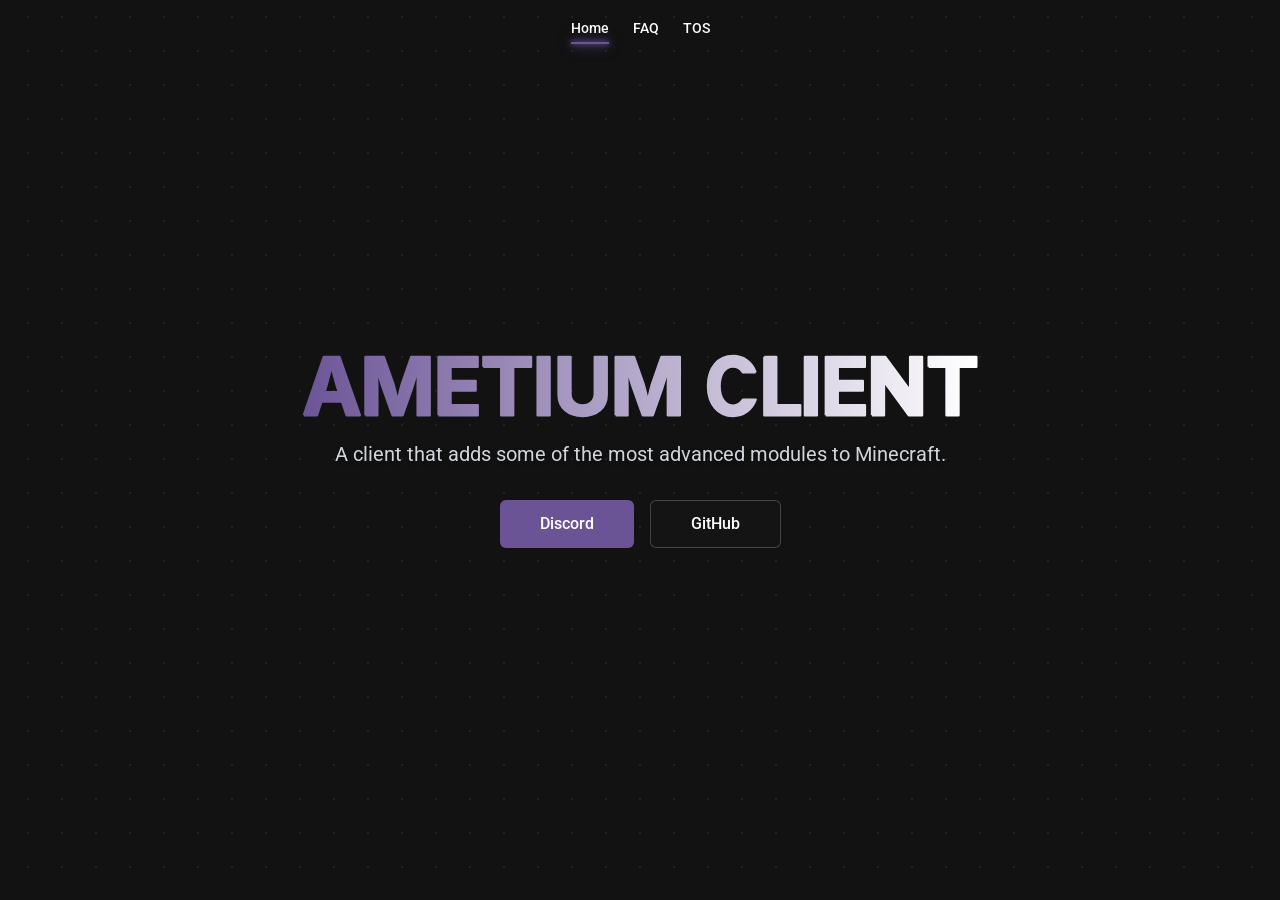
<file: index.html>
<!DOCTYPE html>
<html lang="en" class="scroll-smooth dark" style="color-scheme: dark;"><head><meta charset="utf-8"><meta name="viewport" content="width=device-width, initial-scale=1"><link href="https://fonts.googleapis.com/css2?family=Inter:wght@100..900&family=Raleway:wght@400;600;700&family=Roboto:wght@400;500;700&display=swap" rel="stylesheet"><title>Ametium Client</title><meta name="description" content="A client that adds some of the most advanced modules to Minecraft."><meta name="theme-color" content="#6c5597"><meta property="og:type" content="website"><meta property="og:site_name" content="Ametium"><meta property="og:title" content="Ametium"><meta property="og:description" content="A client that adds some of the most advanced modules to Minecraft."><meta property="og:url" content="https://ametiumclient.com/"><meta property="og:image" content="https://ametiumclient.com/logo.png"><meta name="twitter:card" content="summary"><link rel="icon" href="logo.ico"><link rel="stylesheet" href="assets/site.css"><style>
#team{--am-brand:#6c5597;--am-bg:#080808;--am-bg-2:#1c1c1c;--am-text:#f5f5f5;--am-muted:#a3a3a3;--am-line:rgba(255,255,255,.08);--am-font:'Montserrat',system-ui,-apple-system,'Segoe UI',Arial,sans-serif;--am-ease:cubic-bezier(.22,1,.36,1);--am-pad:clamp(1.25rem,6vw,5rem);color:var(--am-text);font-family:var(--am-font);padding-top:7rem;padding-bottom:6rem;scroll-margin-top:0}
#team svg{display:block}
#team :focus-visible{outline:2px solid #fff;outline-offset:3px;border-radius:6px}
.team-card{display:flex;align-items:center;justify-content:space-between;gap:1.5rem 2rem;max-width:900px;margin:0 auto;padding:clamp(1.75rem,5vw,3.25rem);background:radial-gradient(34rem 18rem at 100% 0%,rgba(108,85,151,.3),transparent 70%),var(--am-bg-2);border:1px solid var(--am-line);border-radius:20px;box-shadow:0 30px 60px -25px rgba(0,0,0,.85)}
.team-who{display:flex;align-items:center;gap:1.5rem;min-width:0}
.team-avatar{width:88px;height:88px;flex-shrink:0;border-radius:12px;object-fit:cover;image-rendering:pixelated}
.team-name{font-size:clamp(1.5rem,1.1rem + 1.6vw,2.1rem);font-weight:700;line-height:1.15;letter-spacing:-.03em}
.team-role{margin-top:.4rem;color:var(--am-muted);font-size:clamp(1rem,.95rem + .3vw,1.1rem);line-height:1.7}
.team-links{display:flex;flex-wrap:wrap;justify-content:center;gap:.6rem;flex-shrink:0}
.team-link{width:48px;height:48px;display:grid;place-items:center;border-radius:12px;background:rgba(255,255,255,.05);border:1px solid var(--am-line);transition:transform .35s var(--am-ease),border-color .25s ease,background .25s ease}
.team-link .icon{width:20px;height:20px}
@media(max-width:600px){.team-card{flex-direction:column;align-items:stretch;padding:1.5rem}.team-who{gap:1rem}.team-avatar{width:72px;height:72px}.team-links{justify-content:flex-start}}
.team-link{color:#fff}
.team-link .icon{fill:currentColor}
@media(hover:hover){.team-link:hover{background:rgba(255,255,255,.1);border-color:rgba(255,255,255,.3)}}
@media(hover:hover) and (prefers-reduced-motion:no-preference){.team-link:hover{transform:translateY(-3px)}}
.doc-head{max-width:720px;margin:0 auto 3rem;text-align:center;padding-bottom:2rem;border-bottom:1px solid rgba(255,255,255,.08)}
.doc-head h2{display:inline-block;font-family:var(--font-raleway),ui-sans-serif,system-ui,sans-serif;font-weight:700;font-size:clamp(2rem,5vw,3rem);line-height:1.15;letter-spacing:-.01em;background:linear-gradient(90deg,#6c5597,#fff);-webkit-background-clip:text;background-clip:text;-webkit-text-fill-color:transparent;color:transparent}
.doc-head p{margin-top:.9rem;font-family:var(--font-roboto),ui-sans-serif,system-ui,-apple-system,BlinkMacSystemFont,sans-serif;font-size:1.125rem;line-height:1.75rem;color:#a3a3a3;text-shadow:0 2px 4px rgba(0,0,0,.4)}@media(min-width:768px){.doc-head p{font-size:1.25rem}}
</style><link href="https://fonts.googleapis.com/css2?family=Montserrat:wght@400;600;700&family=Poppins:wght@400&display=swap" rel="stylesheet"></head><body class="__variable_f367f3 __variable_c06d0e __variable_225359 font-roboto antialiased"><main><header id="site-header" class="fixed top-0 left-0 w-full z-50 transition-all duration-300 py-4 bg-transparent"><div class="container mx-auto px-4 nav-grid"><div class="nav-left"></div><nav class="flex items-center space-x-8"><ul class="flex nav-items"><li><a class="nav-link text-sm font-medium active" href="#home">Home</a></li><li><a class="nav-link text-sm font-medium" href="faq/index.html">FAQ</a></li><li><a class="nav-link text-sm font-medium" href="tos/index.html">TOS</a></li></ul></nav><div class="nav-right"></div></div></header><div id="main-scroll-container" class="scroll-container"><svg width="0" height="0" style="position:absolute" aria-hidden="true" focusable="false">
<symbol id="i-discord" viewBox="0 0 24 24"><path d="M20.317 4.37a19.791 19.791 0 0 0-4.885-1.515a.074.074 0 0 0-.079.037c-.21.375-.444.864-.608 1.25a18.27 18.27 0 0 0-5.487 0a12.64 12.64 0 0 0-.617-1.25a.077.077 0 0 0-.079-.037A19.736 19.736 0 0 0 3.677 4.37a.07.07 0 0 0-.032.027C.533 9.046-.32 13.58.099 18.057a.082.082 0 0 0 .031.057a19.9 19.9 0 0 0 5.993 3.03a.078.078 0 0 0 .084-.028a14.09 14.09 0 0 0 1.226-1.994a.076.076 0 0 0-.041-.106a13.107 13.107 0 0 1-1.872-.892a.077.077 0 0 1-.008-.128a10.2 10.2 0 0 0 .372-.292a.074.074 0 0 1 .077-.01c3.928 1.793 8.18 1.793 12.062 0a.074.074 0 0 1 .078.01c.12.098.246.198.373.292a.077.077 0 0 1-.006.127a12.299 12.299 0 0 1-1.873.892a.077.077 0 0 0-.041.107c.36.698.772 1.362 1.225 1.993a.076.076 0 0 0 .084.028a19.839 19.839 0 0 0 6.002-3.03a.077.077 0 0 0 .032-.054c.5-5.177-.838-9.674-3.549-13.66a.061.061 0 0 0-.031-.03zM8.02 15.33c-1.183 0-2.157-1.085-2.157-2.419c0-1.333.956-2.419 2.157-2.419c1.21 0 2.176 1.096 2.157 2.42c0 1.333-.956 2.418-2.157 2.418zm7.975 0c-1.183 0-2.157-1.085-2.157-2.419c0-1.333.955-2.419 2.157-2.419c1.21 0 2.176 1.096 2.157 2.42c0 1.333-.946 2.418-2.157 2.418z"/></symbol>
<symbol id="i-github" viewBox="0 0 24 24"><path d="M12 .297c-6.63 0-12 5.373-12 12 0 5.303 3.438 9.8 8.205 11.385.6.113.82-.258.82-.577 0-.285-.01-1.04-.015-2.04-3.338.724-4.042-1.61-4.042-1.61C4.422 18.07 3.633 17.7 3.633 17.7c-1.087-.744.084-.729.084-.729 1.205.084 1.838 1.236 1.838 1.236 1.07 1.835 2.809 1.305 3.495.998.108-.776.417-1.305.76-1.605-2.665-.3-5.466-1.332-5.466-5.93 0-1.31.465-2.38 1.235-3.22-.135-.303-.54-1.523.105-3.176 0 0 1.005-.322 3.3 1.23.96-.267 1.98-.399 3-.405 1.02.006 2.04.138 3 .405 2.28-1.552 3.285-1.23 3.285-1.23.645 1.653.24 2.873.12 3.176.765.84 1.23 1.91 1.23 3.22 0 4.61-2.805 5.625-5.475 5.92.42.36.81 1.096.81 2.22 0 1.606-.015 2.896-.015 3.286 0 .315.21.69.825.57C20.565 22.092 24 17.592 24 12.297c0-6.627-5.373-12-12-12"/></symbol>
<symbol id="i-youtube" viewBox="0 0 24 24"><path d="M23.498 6.186a3.016 3.016 0 0 0-2.122-2.136C19.505 3.545 12 3.545 12 3.545s-7.505 0-9.377.505A3.017 3.017 0 0 0 .502 6.186C0 8.07 0 12 0 12s0 3.93.502 5.814a3.016 3.016 0 0 0 2.122 2.136c1.871.505 9.376.505 9.376.505s7.505 0 9.377-.505a3.015 3.015 0 0 0 2.122-2.136C24 15.93 24 12 24 12s0-3.93-.502-5.814zM9.545 15.568V8.432L15.818 12l-6.273 3.568z"/></symbol>
<symbol id="i-tiktok" viewBox="0 0 24 24"><path d="M12.525.02c1.31-.02 2.61-.01 3.91-.02.08 1.53.63 3.09 1.75 4.17 1.12 1.11 2.7 1.62 4.24 1.79v4.03c-1.44-.05-2.89-.35-4.2-.97-.57-.26-1.1-.59-1.62-.93-.01 2.92.01 5.84-.02 8.75-.08 1.4-.54 2.79-1.35 3.94-1.31 1.92-3.58 3.17-5.91 3.21-1.43.08-2.86-.31-4.08-1.03-2.02-1.19-3.44-3.37-3.65-5.71-.02-.5-.03-1-.01-1.49.18-1.9 1.12-3.72 2.58-4.96 1.66-1.44 3.98-2.13 6.15-1.72.02 1.48-.04 2.96-.04 4.44-.99-.32-2.15-.23-3.02.37-.63.41-1.11 1.04-1.36 1.75-.21.51-.15 1.07-.14 1.61.24 1.64 1.82 3.02 3.5 2.87 1.12-.01 2.19-.66 2.77-1.61.19-.33.4-.67.41-1.06.1-1.79.06-3.57.07-5.36.01-4.03-.01-8.05.02-12.07z"/></symbol>
<symbol id="i-instagram" viewBox="0 0 24 24"><path d="M7.0301.084c-1.2768.0602-2.1487.264-2.911.5634-.7888.3075-1.4575.72-2.1228 1.3877-.6652.6677-1.075 1.3368-1.3802 2.127-.2954.7638-.4956 1.6365-.552 2.914-.0564 1.2775-.0689 1.6882-.0626 4.947.0062 3.2586.0206 3.6671.0825 4.9473.061 1.2765.264 2.1482.5635 2.9107.308.7889.72 1.4573 1.388 2.1228.6679.6655 1.3365 1.0743 2.1285 1.38.7632.295 1.6361.4961 2.9134.552 1.2773.056 1.6884.069 4.9462.0627 3.2578-.0062 3.668-.0207 4.9478-.0814 1.28-.0607 2.147-.2652 2.9098-.5633.7889-.3086 1.4578-.72 2.1228-1.3881.665-.6682 1.0745-1.3378 1.3795-2.1284.2957-.7632.4966-1.636.552-2.9124.056-1.2809.0692-1.6898.063-4.948-.0063-3.2583-.021-3.6668-.0817-4.9465-.0607-1.2797-.264-2.1487-.5633-2.9117-.3084-.7889-.72-1.4568-1.3876-2.1228C21.2982 1.33 20.628.9208 19.8378.6165 19.074.321 18.2017.1197 16.9244.0645 15.6471.0093 15.236-.005 11.977.0014 8.718.0076 8.31.0215 7.0301.0839m.1402 21.6932c-1.17-.0509-1.8053-.2453-2.2287-.408-.5606-.216-.96-.4771-1.3819-.895-.422-.4178-.6811-.8186-.9-1.378-.1644-.4234-.3624-1.058-.4171-2.228-.0595-1.2645-.072-1.6442-.079-4.848-.007-3.2037.0053-3.583.0607-4.848.05-1.169.2456-1.805.408-2.2282.216-.5613.4762-.96.895-1.3816.4188-.4217.8184-.6814 1.3783-.9003.423-.1651 1.0575-.3614 2.227-.4171 1.2655-.06 1.6447-.072 4.848-.079 3.2033-.007 3.5835.005 4.8495.0608 1.169.0508 1.8053.2445 2.228.408.5608.216.96.4754 1.3816.895.4217.4194.6816.8176.9005 1.3787.1653.4217.3617 1.056.4169 2.2263.0602 1.2655.0739 1.645.0796 4.848.0058 3.203-.0055 3.5834-.061 4.848-.051 1.17-.245 1.8055-.408 2.2294-.216.5604-.4763.96-.8954 1.3814-.419.4215-.8181.6811-1.3783.9-.4224.1649-1.0577.3617-2.2262.4174-1.2656.0595-1.6448.072-4.8493.079-3.2045.007-3.5825-.006-4.848-.0608M16.953 5.5864A1.44 1.44 0 1 0 18.39 4.144a1.44 1.44 0 0 0-1.437 1.4424M5.8385 12.012c.0067 3.4032 2.7706 6.1557 6.173 6.1493 3.4026-.0065 6.157-2.7701 6.1506-6.1733-.0065-3.4032-2.771-6.1565-6.174-6.1498-3.403.0067-6.156 2.771-6.1496 6.1738M8 12.0077a4 4 0 1 1 4.008 3.9921A3.9996 3.9996 0 0 1 8 12.0077"/></symbol>
</svg><section id="home" class="scroll-section flex flex-col items-center justify-center relative overflow-hidden bg-background h-screen"><div class="container mx-auto px-4 text-center z-10 animate-fade-in"><h1 class="text-4xl md:text-6xl lg:text-7xl heading-lg font-raleway font-bold mb-4 text-white" aria-label="AMETIUM CLIENT"><svg class="am-logo" id="am-logo" viewBox="90 60 1441 142" xmlns="http://www.w3.org/2000/svg" aria-hidden="true"><defs><linearGradient id="am-grad" gradientUnits="userSpaceOnUse" x1="98" y1="0" x2="1523" y2="0"><stop offset="0" stop-color="#6c5597"/><stop offset="1" stop-color="#ffffff"/></linearGradient></defs><path pathLength="1" d="M97.98 191.84H125.96L135.17 163.12H179.08L188.63 191.84H216.77L173.44 68.16H140.23ZM141.48 143.28 145.05 132.16C148.78 119.71 152.44 105.01 156.59 88.00C160.90 104.85 164.80 119.46 168.79 132.16L172.52 143.28Z" style="--i:0"/><path pathLength="1" d="M228.64 191.84H253.79V133.49C253.79 124.19 253.13 106.01 252.88 90.99C257.28 107.59 262.26 124.94 265.16 133.49L286.00 191.84H307.33L327.84 133.49C330.74 124.69 335.97 106.67 340.12 89.99C339.87 105.60 339.21 124.19 339.21 133.49V191.84H364.69V68.16H325.68L305.92 124.94C303.43 132.82 299.61 149.34 296.79 162.71C293.88 149.26 290.07 132.74 287.58 124.94L267.49 68.16H228.64Z" style="--i:1"/><path pathLength="1" d="M383.62 191.84H466.54V170.84H408.94V139.71H462.06V119.04H408.94V89.16H466.38V68.16H383.62Z" style="--i:2"/><path pathLength="1" d="M478.50 89.16H516.35V191.84H541.75V89.16H579.52V68.16H478.50Z" style="--i:3"/><path pathLength="1" d="M618.87 68.16H593.55V191.84H618.87Z" style="--i:4"/><path pathLength="1" d="M688.93 193.58C719.48 193.58 739.98 175.49 739.98 148.43V68.16H714.58V146.35C714.58 160.80 704.45 171.17 688.93 171.17C673.41 171.17 663.20 160.80 663.20 146.35V68.16H637.88V148.43C637.88 175.49 658.14 193.58 688.93 193.58Z" style="--i:5"/><path pathLength="1" d="M758.91 191.84H784.06V133.49C784.06 124.19 783.40 106.01 783.15 90.99C787.55 107.59 792.53 124.94 795.43 133.49L816.27 191.84H837.60L858.11 133.49C861.01 124.69 866.24 106.67 870.39 89.99C870.14 105.60 869.48 124.19 869.48 133.49V191.84H894.96V68.16H855.95L836.19 124.94C833.70 132.82 829.88 149.34 827.06 162.71C824.16 149.26 820.34 132.74 817.85 124.94L797.76 68.16H758.91Z" style="--i:6"/><path pathLength="1" d="M1055.67 101.00C1047.72 79.56 1030.44 66.42 1007.50 66.42C975.50 66.42 954.50 92.00 954.50 130.00C954.50 168.00 975.50 193.58 1007.50 193.58C1030.44 193.58 1047.72 180.44 1055.67 159.00L1028.76 159.00C1023.79 166.95 1016.43 171.50 1007.50 171.50C990.50 171.50 979.20 155.00 979.20 130.00C979.20 105.00 990.50 88.50 1007.50 88.50C1016.43 88.50 1023.79 93.05 1028.76 101.00Z" style="--i:7"/><path pathLength="1" d="M1074.00 68.16H1099.30V170.84H1150.00V191.84H1074.00Z" style="--i:8"/><path pathLength="1" d="M1185.32 68.16H1160.00V191.84H1185.32Z" style="--i:9"/><path pathLength="1" d="M1204.30 191.84H1287.22V170.84H1229.62V139.71H1282.74V119.04H1229.62V89.16H1287.06V68.16H1204.30Z" style="--i:10"/><path pathLength="1" d="M1302.30 191.84V68.16H1330.30L1383.00 140.00V68.16H1408.30V191.84H1380.30L1327.60 120.00V191.84Z" style="--i:11"/><path pathLength="1" d="M1422.30 89.16H1460.15V191.84H1485.55V89.16H1523.32V68.16H1422.30Z" style="--i:12"/></svg></h1><p class="text-lg md:text-xl text-gray-300 max-w-2xl mx-auto mb-8 text-shadow-md">A client that adds some of the most advanced modules to Minecraft.</p><div class="hero-btns flex flex-col sm:flex-row items-center justify-center gap-4"><a class="inline-flex items-center justify-center whitespace-nowrap ring-offset-background transition-colors focus-visible:outline-none focus-visible:ring-2 focus-visible:ring-ring focus-visible:ring-offset-2 disabled:pointer-events-none disabled:opacity-50 h-12 rounded-md px-10 text-base bg-primary hover:bg-primary/80 text-white font-medium" href="https://discord.gg/ametium" target="_blank" rel="noopener noreferrer">Discord</a><a class="inline-flex items-center justify-center whitespace-nowrap font-medium ring-offset-background transition-colors focus-visible:outline-none focus-visible:ring-2 focus-visible:ring-ring focus-visible:ring-offset-2 disabled:pointer-events-none disabled:opacity-50 border bg-background h-12 rounded-md px-10 text-base border-white/20 text-white hover:bg-white/10 hover:text-white" href="https://github.com/ItsDarexMC" target="_blank" rel="noopener noreferrer">GitHub</a></div></div></section>
<section class="sec sec-alt bg-background" id="community">
    <div class="wrap">
      <div class="doc-head"><h2>Community</h2><p>Join the Ametium community, get support and follow every update.</p></div>
      <div class="cards-grid cc-stage" aria-roledescription="carousel" aria-label="Community">
      <div class="card invite" data-pos="active"><button type="button" class="cc-select" aria-label="Show Discord"></button>
        <div class="card-who"><span class="card-logo card-logo--dc" aria-hidden="true"><svg><use href="#i-discord"/></svg></span><div class="invite-copy">
          <h3>Discord</h3>
          <p>The client is only shared through our Discord server. Join to install it and get support directly from developers.</p>
          <div class="stats">
            <span><span class="dot" aria-hidden="true"></span><span id="total-members">…</span> Total</span>
            <span><span class="dot on" aria-hidden="true"></span><span id="online-members">…</span> Online</span>
          </div>
        </div></div>
        <a href="https://discord.gg/ametium" class="btn btn-main" target="_blank" rel="noopener noreferrer"><svg class="icon" aria-hidden="true"><use href="#i-discord"/></svg>Join server</a>
      </div>
      <div class="card invite yt" data-pos="next"><button type="button" class="cc-select" aria-label="Show YouTube"></button>
        <div class="card-who"><span class="card-logo card-logo--yt" aria-hidden="true"><svg><use href="#i-youtube"/></svg></span><div class="invite-copy">
          <h3>YouTube</h3>
          <p>See Ametium in action through module showcases, demos and video updates.</p>
        </div></div>
        <a href="https://youtube.com/@itsdarexmc" class="btn btn-main" target="_blank" rel="noopener noreferrer"><svg class="icon" aria-hidden="true"><use href="#i-youtube"/></svg>YouTube</a>
      </div>
      <div class="card invite gh" data-pos="prev"><button type="button" class="cc-select" aria-label="Show GitHub"></button>
        <div class="card-who"><span class="card-logo card-logo--gh" aria-hidden="true"><svg><use href="#i-github"/></svg></span><div class="invite-copy">
          <h3>GitHub</h3>
          <p>Explore our projects and source code on GitHub.</p>
          <div class="stats">
            <span><span class="dot" aria-hidden="true"></span><span id="gh-repos">…</span> Repositories</span>
            <span><span class="dot white" aria-hidden="true"></span><span id="gh-followers">…</span> Followers</span>
          </div>
        </div></div>
        <a href="https://github.com/ItsDarexMC" class="btn btn-main" target="_blank" rel="noopener noreferrer"><svg class="icon" aria-hidden="true"><use href="#i-github"/></svg>GitHub</a>
      </div>
      </div>
      <div class="cc-controls"><button type="button" class="cc-arrow" data-dir="-1" aria-label="Previous"><svg viewBox="0 0 24 24" aria-hidden="true"><path d="m14.5 6-6 6 6 6"/></svg></button><div class="cc-dots"><button type="button" aria-label="Show Discord"></button><button type="button" aria-label="Show YouTube"></button><button type="button" aria-label="Show GitHub"></button></div><button type="button" class="cc-arrow" data-dir="1" aria-label="Next"><svg viewBox="0 0 24 24" aria-hidden="true"><path d="m9.5 6 6 6-6 6"/></svg></button></div>
    </div>
  </section>
<section class="sec" id="team"><div class="wrap"><div class="doc-head"><h2>Dev Team</h2><p>Meet the developers behind Ametium.</p></div><div class="team-card"><div class="team-who"><img class="team-avatar" src="darex.png" alt="ItsDarexMC skin" width="88" height="88" onerror="this.style.display='none'"><div><h3 class="team-name">ItsDarexMC</h3><p class="team-role">Founder and lead developer of Ametium.</p></div></div><div class="team-links"><a class="team-link" data-n="youtube" href="https://youtube.com/@ItsDarexMC" target="_blank" rel="noopener noreferrer" aria-label="YouTube" title="YouTube"><svg class="icon" aria-hidden="true"><use href="#i-youtube"/></svg></a><a class="team-link" data-n="tiktok" href="https://tiktok.com/@ItsDarexMC" target="_blank" rel="noopener noreferrer" aria-label="TikTok" title="TikTok"><svg class="icon" aria-hidden="true"><use href="#i-tiktok"/></svg></a><a class="team-link" data-n="instagram" href="https://instagram.com/ItsDarexMC" target="_blank" rel="noopener noreferrer" aria-label="Instagram" title="Instagram"><svg class="icon" aria-hidden="true"><use href="#i-instagram"/></svg></a><a class="team-link" data-n="github" href="https://github.com/ItsDarexMC" target="_blank" rel="noopener noreferrer" aria-label="GitHub" title="GitHub"><svg class="icon" aria-hidden="true"><use href="#i-github"/></svg></a></div></div></div></section>
<footer class="relative bg-gradient-to-br from-secondary/50 to-background border-t border-border/50 py-16 snap-start" id="footer"><div class="absolute inset-0 opacity-10"><div class="absolute top-0 left-1/4 w-32 h-32 bg-primary/20 rounded-full blur-3xl"></div><div class="absolute bottom-0 right-1/4 w-24 h-24 bg-primary/10 rounded-full blur-2xl"></div></div><div class="container mx-auto px-4 relative z-10"><div class="flex flex-col md:flex-row items-center justify-between gap-6 text-center md:text-left"><div><p class="text-sm text-muted-foreground">© 2026 Ametium Development. All rights reserved.</p><p class="text-xs text-muted-foreground mt-2">Not affiliated with or endorsed by Mojang AB</p></div><nav class="flex flex-wrap items-center justify-center gap-8"><a class="nav-link text-sm text-muted-foreground" href="https://github.com/ItsDarexMC" target="_blank" rel="noopener noreferrer">GitHub</a><a class="nav-link text-sm text-muted-foreground" href="https://discord.gg/ametium" target="_blank" rel="noopener noreferrer">Discord</a><a class="nav-link text-sm text-muted-foreground" href="https://youtube.com/@itsdarexmc" target="_blank" rel="noopener noreferrer">YouTube</a></nav></div></div></footer></div></main><!--$--><!--/$--><!--$--><!--/$-->
<next-route-announcer style="position: absolute;"></next-route-announcer><script>
(function(){
var total=document.getElementById('total-members');
var online=document.getElementById('online-members');
function fmt(n){return Number.isFinite(n)?n.toLocaleString('en-US'):'—'}
function update(){
  if(document.hidden)return;
  var ctrl=new AbortController();
  var t=setTimeout(function(){ctrl.abort()},8000);
  fetch('https://discord.com/api/v9/invites/ametium?with_counts=true',{signal:ctrl.signal})
    .then(function(r){if(!r.ok)throw new Error(r.status);return r.json()})
    .then(function(d){total.textContent=fmt(d.approximate_member_count);online.textContent=fmt(d.approximate_presence_count)})
    .catch(function(){if(total.textContent==='…')total.textContent='—';if(online.textContent==='…')online.textContent='—'})
    .finally(function(){clearTimeout(t)});
}
update();
setInterval(update,60000);
document.addEventListener('visibilitychange',function(){if(!document.hidden)update()});
})();
</script><script>
(function(){
var GH_USER='ItsDarexMC';
function fmt(n){n=Number(n);return Number.isFinite(n)?n.toLocaleString('en-US'):'—'}
function set(id,v){var e=document.getElementById(id);if(e)e.textContent=v}
function get(url){var c=new AbortController(),t=setTimeout(function(){c.abort()},8000);
  return fetch(url,{signal:c.signal}).then(function(r){if(!r.ok)throw new Error(r.status);return r.json()}).finally(function(){clearTimeout(t)})}
function github(){
  get('https://api.github.com/users/'+GH_USER)
    .then(function(d){set('gh-repos',fmt(d.public_repos));set('gh-followers',fmt(d.followers))})
    .catch(function(){set('gh-repos','—');set('gh-followers','—')});
}
github();
setInterval(github,600000);
})();
</script><script>
(function(){
var stage=document.querySelector('#community .cc-stage');if(!stage)return;
var cards=[].slice.call(stage.querySelectorAll(':scope>.card')),dots=[].slice.call(document.querySelectorAll('#community .cc-dots button')),i=0,n=cards.length;
function show(k){
  i=(k+n)%n;
  cards.forEach(function(c,j){
    var pos=j===i?'active':(j===(i+1)%n?'next':'prev');
    c.setAttribute('data-pos',pos);
    c.querySelectorAll('a').forEach(function(a){a.tabIndex=j===i?0:-1});
    c.setAttribute('aria-hidden',j===i?'false':'true');
    c.querySelector('.cc-select').tabIndex=j===i?-1:0;
  });
  dots.forEach(function(d,j){d.classList.toggle('is-active',j===i);d.setAttribute('aria-current',j===i?'true':'false')});
}
function fit(){
  var m=0;cards.forEach(function(c){c.style.height='auto'});
  cards.forEach(function(c){m=Math.max(m,c.offsetHeight)});
  cards.forEach(function(c){c.style.height=m+'px'});
  stage.style.setProperty('--cc-h',m+'px');
}
document.querySelectorAll('#community .cc-arrow').forEach(function(b){b.addEventListener('click',function(){show(i+(+b.dataset.dir))})});
dots.forEach(function(d,j){d.addEventListener('click',function(){show(j)})});
cards.forEach(function(c,j){c.querySelector('.cc-select').addEventListener('click',function(){show(j)})});
stage.addEventListener('keydown',function(e){if(e.key==='ArrowLeft')show(i-1);if(e.key==='ArrowRight')show(i+1)});
var x0=null;
stage.addEventListener('touchstart',function(e){x0=e.touches[0].clientX},{passive:true});
stage.addEventListener('touchend',function(e){if(x0===null)return;var dx=e.changedTouches[0].clientX-x0;if(Math.abs(dx)>40)show(i+(dx<0?1:-1));x0=null});
window.addEventListener('resize',fit);
window.addEventListener('load',fit);
if(document.fonts&&document.fonts.ready)document.fonts.ready.then(fit);
fit();show(0);
})();
</script><script>
(function(){
var sc=document.getElementById('main-scroll-container'),hd=document.getElementById('site-header'),pg=document.querySelector('.scroll-progress');
var links=[].slice.call(document.querySelectorAll('.nav-link[href^="#"]'));
function onScroll(){
  var y=sc.scrollTop,max=sc.scrollHeight-sc.clientHeight;
  var s=y>20;
  hd.classList.toggle('py-4',!s);hd.classList.toggle('bg-transparent',!s);
  ['py-2','bg-background/95','backdrop-blur-sm','border-b','border-border/40'].forEach(function(c){hd.classList.toggle(c,s)});
  if(pg)pg.style.transform='scaleX('+(max>0?y/max:0)+')';
  var cur=null;
  links.forEach(function(l){var t=document.querySelector(l.getAttribute('href'));if(t&&t.getBoundingClientRect().top<=window.innerHeight*0.4)cur=l});
  links.forEach(function(l){l.classList.toggle('active',l===cur)});
}
sc.addEventListener('scroll',onScroll,{passive:true});onScroll();
})();
</script><script>
(function(){
var el=document.getElementById('am-logo');if(!el)return;
function play(){el.classList.remove('run');void el.getBoundingClientRect();el.classList.add('run')}
requestAnimationFrame(play);
})();
</script><script>
(function(){
document.querySelectorAll('.nav-link[href^="#"]').forEach(function(a){
  a.addEventListener('click',function(e){
    var t=document.querySelector(a.getAttribute('href'));
    if(!t)return;
    e.preventDefault();
    t.scrollIntoView({behavior:'smooth',block:'start'});
  });
});
})();
</script><script>
(function(){
try{var g=sessionStorage.getItem('am-go');if(g){sessionStorage.removeItem('am-go');var t=document.getElementById(g);if(t)requestAnimationFrame(function(){t.scrollIntoView({behavior:'instant',block:'start'})})}}catch(e){}
})();
</script></body></html>
</file>
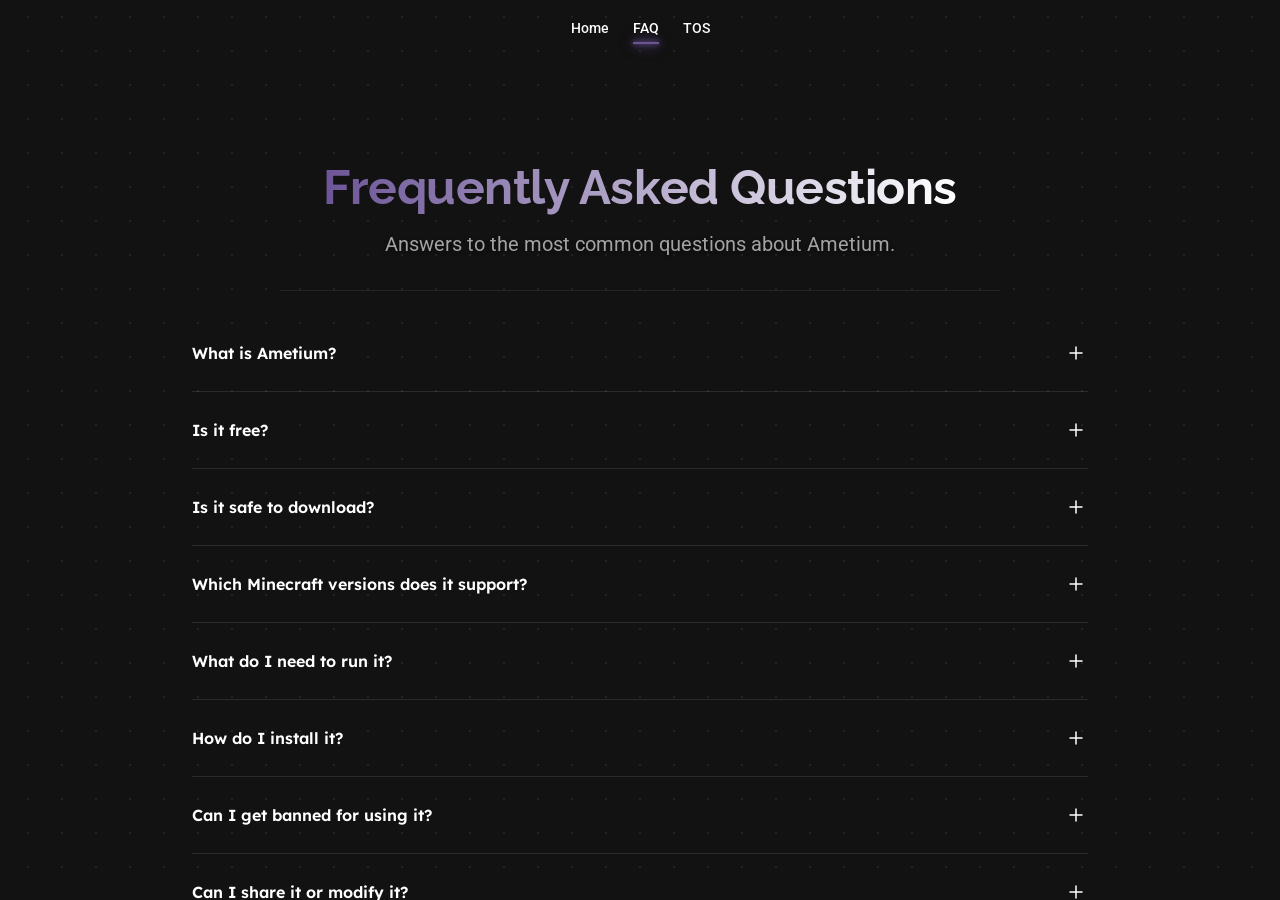
<file: faq/index.html>
<!DOCTYPE html>
<html lang="en" class="scroll-smooth dark" style="color-scheme: dark;"><head><meta charset="utf-8"><meta name="viewport" content="width=device-width, initial-scale=1"><link href="https://fonts.googleapis.com/css2?family=Inter:wght@100..900&family=Raleway:wght@400;600;700&family=Roboto:wght@400;500;700&display=swap" rel="stylesheet"><link href="https://fonts.googleapis.com/css2?family=Montserrat:wght@400;600;700&family=Poppins:wght@400&display=swap" rel="stylesheet"><link rel="icon" href="../logo.ico"><title>Ametium Client</title><meta name="description" content="Answers to the most common questions about Ametium."><link rel="stylesheet" href="../assets/site.css"><style>
#main-scroll-container{display:flex;flex-direction:column}
#faq-section{flex:1 0 auto;font-family:'Lexend',sans-serif;line-height:1.5}
#footer{flex-shrink:0}
#faq-section *,#faq-section ::before,#faq-section ::after{box-sizing:border-box;border:0 solid #e5e7eb}
#faq-section h2,#faq-section p,#faq-section dl,#faq-section dd,#faq-section ul{margin:0}
#faq-section h2{font-size:inherit;font-weight:inherit}
#faq-section button{font-family:inherit;font-size:100%;line-height:inherit;color:inherit;margin:0;padding:0;background:transparent;cursor:pointer}
#faq-section svg{display:block;vertical-align:middle}
#faq-section .hidden{display:none}
#faq-section .flex{display:flex}
#faq-section .w-full{width:100%}
#faq-section .h-6{height:1.5rem}#faq-section .w-6{width:1.5rem}#faq-section .h-7{height:1.75rem}
#faq-section .items-start{align-items:flex-start}#faq-section .items-center{align-items:center}
#faq-section .justify-between{justify-content:space-between}
#faq-section .text-left{text-align:left}
#faq-section .mx-auto{margin-left:auto;margin-right:auto}
#faq-section .max-w-7xl{max-width:80rem}#faq-section .max-w-4xl{max-width:56rem}
#faq-section .px-6{padding-left:1.5rem;padding-right:1.5rem}
#faq-section .py-12{padding-top:3rem;padding-bottom:3rem}
#faq-section .pt-6{padding-top:1.5rem}#faq-section .pr-12{padding-right:3rem}
#faq-section .mt-2{margin-top:.5rem}#faq-section .mt-10{margin-top:2.5rem}#faq-section .ml-6{margin-left:1.5rem}
#faq-section .text-2xl{font-size:1.5rem;line-height:2rem}
#faq-section .text-base{font-size:1rem;line-height:1.5rem}
#faq-section .font-bold{font-weight:700}#faq-section .font-semibold{font-weight:600}
#faq-section .leading-7{line-height:1.75rem}#faq-section .leading-10{line-height:2.5rem}
#faq-section .tracking-tight{letter-spacing:-.025em}
#faq-section .text-white{color:#fff}#faq-section .text-gray-300{color:#d1d5db}
#faq-section .space-y-6>:not([hidden])~:not([hidden]){margin-top:1.5rem}
#faq-section .list-disc{list-style-type:disc}#faq-section .pl-5{padding-left:1.25rem}
#faq-section .space-y-1>:not([hidden])~:not([hidden]){margin-top:.25rem}
#faq-section .divide-y>:not([hidden])~:not([hidden]){border-top-width:1px}
#faq-section .divide-white\/10>:not([hidden])~:not([hidden]){border-color:rgba(255,255,255,.1)}
#faq-section .py-12{padding-top:7rem}
#faq-section .doc-head{max-width:720px;margin:0 auto 1.5rem;text-align:center;padding-bottom:2rem;border-bottom:1px solid rgba(255,255,255,.08)}
#faq-section .doc-head h1{display:inline-block;margin:0;font-family:var(--font-raleway),ui-sans-serif,system-ui,sans-serif;font-weight:700;font-size:clamp(2rem,5vw,3rem);line-height:1.15;letter-spacing:-.01em;background:linear-gradient(90deg,#6c5597,#fff);-webkit-background-clip:text;background-clip:text;-webkit-text-fill-color:transparent;color:transparent}
#faq-section .doc-head p{margin-top:.9rem;font-family:var(--font-roboto),ui-sans-serif,system-ui,-apple-system,BlinkMacSystemFont,sans-serif;font-size:1.125rem;line-height:1.75rem;color:#a3a3a3;text-shadow:0 2px 4px rgba(0,0,0,.4)}@media(min-width:768px){#faq-section .doc-head p{font-size:1.25rem}}
@media (min-width:640px){#faq-section .sm\:py-32{padding-top:8rem;padding-bottom:8rem}}
@media (min-width:1024px){#faq-section .lg\:px-8{padding-left:2rem;padding-right:2rem}#faq-section .lg\:py-40{padding-top:10rem;padding-bottom:10rem}}
</style><link href="https://fonts.googleapis.com/css2?family=Lexend:wght@100..900&display=swap" rel="stylesheet"></head><body class="__variable_f367f3 __variable_c06d0e __variable_225359 font-roboto antialiased"><main><header id="site-header" class="fixed top-0 left-0 w-full z-50 transition-all duration-300 py-4 bg-transparent"><div class="container mx-auto px-4 nav-grid"><div class="nav-left"></div><nav class="flex items-center space-x-8"><ul class="flex nav-items"><li><a class="nav-link text-sm font-medium" href="../index.html">Home</a></li><li><a class="nav-link text-sm font-medium active" href="../faq/index.html">FAQ</a></li><li><a class="nav-link text-sm font-medium" href="../tos/index.html">TOS</a></li></ul></nav><div class="nav-right"></div></div></header><div id="main-scroll-container" class="scroll-container"><div id="faq-section">
        <div class="mx-auto max-w-7xl px-6 py-12 sm:py-32 lg:px-8 lg:py-40">
            <div class="mx-auto max-w-4xl animate-fade-in">
                <div class="doc-head"><h1>Frequently Asked Questions</h1><p>Answers to the most common questions about Ametium.</p></div>
                <dl class="space-y-6 divide-y divide-white/10">
                    <div class="pt-6">
                        <dt>
                            <button type="button" class="flex w-full items-start justify-between text-left text-white" aria-controls="faq-0" aria-expanded="false">
                                <span class="text-base font-semibold leading-7">What is Ametium?</span>
                                <span class="ml-6 flex h-7 items-center">
                                    <svg class="expand-icon h-6 w-6" fill="none" viewBox="0 0 24 24" stroke-width="1.5" stroke="currentColor" aria-hidden="true"><path stroke-linecap="round" stroke-linejoin="round" d="M12 6v12m6-6H6"></path></svg>
                                    <svg class="collapse-icon hidden h-6 w-6" fill="none" viewBox="0 0 24 24" stroke-width="1.5" stroke="currentColor" aria-hidden="true"><path stroke-linecap="round" stroke-linejoin="round" d="M18 12H6"></path></svg>
                                </span>
                            </button>
                        </dt>
                        <dd class="mt-2 hidden pr-12" id="faq-0">
                            <p class="text-base leading-7 text-gray-300">Ametium is a client that adds some of the most advanced modules to Minecraft.</p>
                        </dd>
                    </div>

                    <div class="pt-6">
                        <dt>
                            <button type="button" class="flex w-full items-start justify-between text-left text-white" aria-controls="faq-1" aria-expanded="false">
                                <span class="text-base font-semibold leading-7">Is it free?</span>
                                <span class="ml-6 flex h-7 items-center">
                                    <svg class="expand-icon h-6 w-6" fill="none" viewBox="0 0 24 24" stroke-width="1.5" stroke="currentColor" aria-hidden="true"><path stroke-linecap="round" stroke-linejoin="round" d="M12 6v12m6-6H6"></path></svg>
                                    <svg class="collapse-icon hidden h-6 w-6" fill="none" viewBox="0 0 24 24" stroke-width="1.5" stroke="currentColor" aria-hidden="true"><path stroke-linecap="round" stroke-linejoin="round" d="M18 12H6"></path></svg>
                                </span>
                            </button>
                        </dt>
                        <dd class="mt-2 hidden pr-12" id="faq-1">
                            <p class="text-base leading-7 text-gray-300">Yes. Ametium is free to use.</p>
                        </dd>
                    </div>

                    <div class="pt-6">
                        <dt>
                            <button type="button" class="flex w-full items-start justify-between text-left text-white" aria-controls="faq-2" aria-expanded="false">
                                <span class="text-base font-semibold leading-7">Is it safe to download?</span>
                                <span class="ml-6 flex h-7 items-center">
                                    <svg class="expand-icon h-6 w-6" fill="none" viewBox="0 0 24 24" stroke-width="1.5" stroke="currentColor" aria-hidden="true"><path stroke-linecap="round" stroke-linejoin="round" d="M12 6v12m6-6H6"></path></svg>
                                    <svg class="collapse-icon hidden h-6 w-6" fill="none" viewBox="0 0 24 24" stroke-width="1.5" stroke="currentColor" aria-hidden="true"><path stroke-linecap="round" stroke-linejoin="round" d="M18 12H6"></path></svg>
                                </span>
                            </button>
                        </dt>
                        <dd class="mt-2 hidden pr-12" id="faq-2">
                            <p class="text-base leading-7 text-gray-300">Yes, as long as you download it only from official links, such as our official Discord server. Downloading it from unofficial or third-party links is a risk to your security.</p>
                        </dd>
                    </div>

                    <div class="pt-6">
                        <dt>
                            <button type="button" class="flex w-full items-start justify-between text-left text-white" aria-controls="faq-3" aria-expanded="false">
                                <span class="text-base font-semibold leading-7">Which Minecraft versions does it support?</span>
                                <span class="ml-6 flex h-7 items-center">
                                    <svg class="expand-icon h-6 w-6" fill="none" viewBox="0 0 24 24" stroke-width="1.5" stroke="currentColor" aria-hidden="true"><path stroke-linecap="round" stroke-linejoin="round" d="M12 6v12m6-6H6"></path></svg>
                                    <svg class="collapse-icon hidden h-6 w-6" fill="none" viewBox="0 0 24 24" stroke-width="1.5" stroke="currentColor" aria-hidden="true"><path stroke-linecap="round" stroke-linejoin="round" d="M18 12H6"></path></svg>
                                </span>
                            </button>
                        </dt>
                        <dd class="mt-2 hidden pr-12" id="faq-3">
                            <p class="text-base leading-7 text-gray-300">Ametium supports all versions from 1.21.1 through 1.21.11.</p>
                        </dd>
                    </div>

                    <div class="pt-6">
                        <dt>
                            <button type="button" class="flex w-full items-start justify-between text-left text-white" aria-controls="faq-4" aria-expanded="false">
                                <span class="text-base font-semibold leading-7">What do I need to run it?</span>
                                <span class="ml-6 flex h-7 items-center">
                                    <svg class="expand-icon h-6 w-6" fill="none" viewBox="0 0 24 24" stroke-width="1.5" stroke="currentColor" aria-hidden="true"><path stroke-linecap="round" stroke-linejoin="round" d="M12 6v12m6-6H6"></path></svg>
                                    <svg class="collapse-icon hidden h-6 w-6" fill="none" viewBox="0 0 24 24" stroke-width="1.5" stroke="currentColor" aria-hidden="true"><path stroke-linecap="round" stroke-linejoin="round" d="M18 12H6"></path></svg>
                                </span>
                            </button>
                        </dt>
                        <dd class="mt-2 hidden pr-12" id="faq-4">
                            <p class="text-base leading-7 text-gray-300">Ametium runs on Fabric. You need Fabric API for the same Minecraft version as the Ametium version you use.</p>
                        </dd>
                    </div>

                    <div class="pt-6">
                        <dt>
                            <button type="button" class="flex w-full items-start justify-between text-left text-white" aria-controls="faq-5" aria-expanded="false">
                                <span class="text-base font-semibold leading-7">How do I install it?</span>
                                <span class="ml-6 flex h-7 items-center">
                                    <svg class="expand-icon h-6 w-6" fill="none" viewBox="0 0 24 24" stroke-width="1.5" stroke="currentColor" aria-hidden="true"><path stroke-linecap="round" stroke-linejoin="round" d="M12 6v12m6-6H6"></path></svg>
                                    <svg class="collapse-icon hidden h-6 w-6" fill="none" viewBox="0 0 24 24" stroke-width="1.5" stroke="currentColor" aria-hidden="true"><path stroke-linecap="round" stroke-linejoin="round" d="M18 12H6"></path></svg>
                                </span>
                            </button>
                        </dt>
                        <dd class="mt-2 hidden pr-12" id="faq-5">
                            <ul class="list-disc pl-5 space-y-1 text-base leading-7 text-gray-300">
                                <li>Install Fabric API.</li>
                                <li>Join our official Discord server and download Ametium from the #addon channel, according to your Minecraft version.</li>
                                <li>Put everything in your mods folder and start the game.</li>
                            </ul>
                        </dd>
                    </div>

                    <div class="pt-6">
                        <dt>
                            <button type="button" class="flex w-full items-start justify-between text-left text-white" aria-controls="faq-6" aria-expanded="false">
                                <span class="text-base font-semibold leading-7">Can I get banned for using it?</span>
                                <span class="ml-6 flex h-7 items-center">
                                    <svg class="expand-icon h-6 w-6" fill="none" viewBox="0 0 24 24" stroke-width="1.5" stroke="currentColor" aria-hidden="true"><path stroke-linecap="round" stroke-linejoin="round" d="M12 6v12m6-6H6"></path></svg>
                                    <svg class="collapse-icon hidden h-6 w-6" fill="none" viewBox="0 0 24 24" stroke-width="1.5" stroke="currentColor" aria-hidden="true"><path stroke-linecap="round" stroke-linejoin="round" d="M18 12H6"></path></svg>
                                </span>
                            </button>
                        </dt>
                        <dd class="mt-2 hidden pr-12" id="faq-6">
                            <p class="text-base leading-7 text-gray-300">Yes, some modules are intended for servers where modifications are not allowed, and they could be detected and result in bans. Ametium Development is not responsible for how you use those modules. See our Terms of Service for details.</p>
                        </dd>
                    </div>

                    <div class="pt-6">
                        <dt>
                            <button type="button" class="flex w-full items-start justify-between text-left text-white" aria-controls="faq-7" aria-expanded="false">
                                <span class="text-base font-semibold leading-7">Can I share it or modify it?</span>
                                <span class="ml-6 flex h-7 items-center">
                                    <svg class="expand-icon h-6 w-6" fill="none" viewBox="0 0 24 24" stroke-width="1.5" stroke="currentColor" aria-hidden="true"><path stroke-linecap="round" stroke-linejoin="round" d="M12 6v12m6-6H6"></path></svg>
                                    <svg class="collapse-icon hidden h-6 w-6" fill="none" viewBox="0 0 24 24" stroke-width="1.5" stroke="currentColor" aria-hidden="true"><path stroke-linecap="round" stroke-linejoin="round" d="M18 12H6"></path></svg>
                                </span>
                            </button>
                        </dt>
                        <dd class="mt-2 hidden pr-12" id="faq-7">
                            <p class="text-base leading-7 text-gray-300">You can share the .jar file. You cannot modify it, or redistribute modified versions, without authorization. To ask for authorization, contact us through our official Discord server. See the Terms of Service.</p>
                        </dd>
                    </div>

                    <div class="pt-6">
                        <dt>
                            <button type="button" class="flex w-full items-start justify-between text-left text-white" aria-controls="faq-8" aria-expanded="false">
                                <span class="text-base font-semibold leading-7">How do I get support?</span>
                                <span class="ml-6 flex h-7 items-center">
                                    <svg class="expand-icon h-6 w-6" fill="none" viewBox="0 0 24 24" stroke-width="1.5" stroke="currentColor" aria-hidden="true"><path stroke-linecap="round" stroke-linejoin="round" d="M12 6v12m6-6H6"></path></svg>
                                    <svg class="collapse-icon hidden h-6 w-6" fill="none" viewBox="0 0 24 24" stroke-width="1.5" stroke="currentColor" aria-hidden="true"><path stroke-linecap="round" stroke-linejoin="round" d="M18 12H6"></path></svg>
                                </span>
                            </button>
                        </dt>
                        <dd class="mt-2 hidden pr-12" id="faq-8">
                            <p class="text-base leading-7 text-gray-300">Support is provided directly on our official Discord server.</p>
                        </dd>
                    </div>
                </dl>
            </div>
        </div>
    </div>
<footer class="relative bg-gradient-to-br from-secondary/50 to-background border-t border-border/50 py-16 snap-start" id="footer"><div class="absolute inset-0 opacity-10"><div class="absolute top-0 left-1/4 w-32 h-32 bg-primary/20 rounded-full blur-3xl"></div><div class="absolute bottom-0 right-1/4 w-24 h-24 bg-primary/10 rounded-full blur-2xl"></div></div><div class="container mx-auto px-4 relative z-10"><div class="flex flex-col md:flex-row items-center justify-between gap-6 text-center md:text-left"><div><p class="text-sm text-muted-foreground">© 2026 Ametium Development. All rights reserved.</p><p class="text-xs text-muted-foreground mt-2">Not affiliated with or endorsed by Mojang AB</p></div><nav class="flex flex-wrap items-center justify-center gap-8"><a class="nav-link text-sm text-muted-foreground" href="https://github.com/ItsDarexMC" target="_blank" rel="noopener noreferrer">GitHub</a><a class="nav-link text-sm text-muted-foreground" href="https://discord.gg/ametium" target="_blank" rel="noopener noreferrer">Discord</a><a class="nav-link text-sm text-muted-foreground" href="https://youtube.com/@itsdarexmc" target="_blank" rel="noopener noreferrer">YouTube</a></nav></div></div></footer></div></main><script>
(function(){
var sc=document.getElementById('main-scroll-container'),hd=document.getElementById('site-header');
function onScroll(){
  var s=sc.scrollTop>20;
  hd.classList.toggle('py-4',!s);hd.classList.toggle('bg-transparent',!s);
  ['py-2','bg-background/95','backdrop-blur-sm','border-b','border-border/40'].forEach(function(c){hd.classList.toggle(c,s)});
}
sc.addEventListener('scroll',onScroll,{passive:true});onScroll();
document.querySelectorAll('[data-go]').forEach(function(a){
  a.addEventListener('click',function(){try{sessionStorage.setItem('am-go',a.getAttribute('data-go'))}catch(e){}});
});
document.querySelectorAll('a[data-scroll]').forEach(function(a){
  a.addEventListener('click',function(e){
    var t=document.getElementById(a.getAttribute('data-scroll'));
    if(!t)return;e.preventDefault();t.scrollIntoView({behavior:'smooth',block:'start'});
  });
});
})();
</script><script>
        document.querySelectorAll('#faq-section button[aria-controls]').forEach((button) => {
            button.addEventListener('click', function () {
                const answer = document.getElementById(this.getAttribute('aria-controls'));
                const expanded = this.getAttribute('aria-expanded') === 'true';
                answer.classList.toggle('hidden');
                this.setAttribute('aria-expanded', !expanded);
                this.querySelector('.expand-icon').classList.toggle('hidden');
                this.querySelector('.collapse-icon').classList.toggle('hidden');
            });
        });
    </script></body></html>
</file>
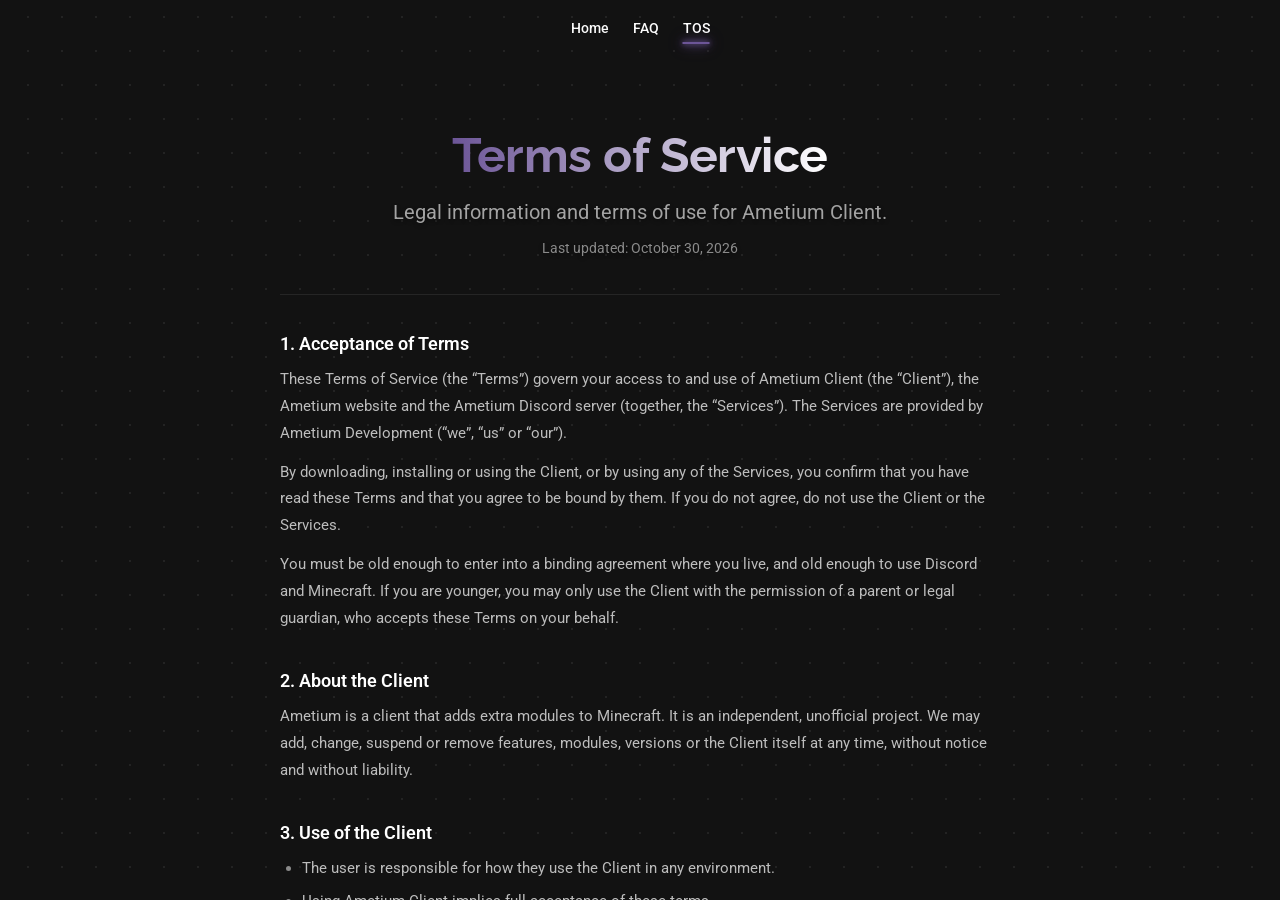
<file: tos/index.html>
<!DOCTYPE html>
<html lang="en" class="scroll-smooth dark" style="color-scheme: dark;"><head><meta charset="utf-8"><meta name="viewport" content="width=device-width, initial-scale=1"><link href="https://fonts.googleapis.com/css2?family=Inter:wght@100..900&family=Raleway:wght@400;600;700&family=Roboto:wght@400;500;700&display=swap" rel="stylesheet"><link href="https://fonts.googleapis.com/css2?family=Montserrat:wght@400;600;700&family=Poppins:wght@400&display=swap" rel="stylesheet"><link rel="icon" href="../logo.ico"><title>Ametium Client</title><meta name="description" content="Legal information and terms of use for Ametium Client."><link rel="stylesheet" href="../assets/site.css"><style>
.doc-page{padding:8rem 1.25rem 4rem}
.doc-wrap{max-width:720px;margin:0 auto}
.doc-head{text-align:center;padding-bottom:2rem;border-bottom:1px solid rgba(255,255,255,.08)}
.doc-head h1{display:inline-block;font-family:var(--font-raleway),ui-sans-serif,system-ui,sans-serif;font-weight:700;font-size:clamp(2rem,5vw,3rem);line-height:1.15;letter-spacing:-.01em;background:linear-gradient(90deg,#6c5597,#fff);-webkit-background-clip:text;background-clip:text;-webkit-text-fill-color:transparent;color:transparent}
.doc-head p{margin-top:.9rem;font-family:var(--font-roboto),ui-sans-serif,system-ui,-apple-system,BlinkMacSystemFont,sans-serif;font-size:1.125rem;line-height:1.75rem;color:#a3a3a3;text-shadow:0 2px 4px rgba(0,0,0,.4)}@media(min-width:768px){.doc-head p{font-size:1.25rem}}.doc-head .doc-meta{font-size:.85rem}
.doc-head .doc-meta{font-size:.85rem;margin-top:.5rem;color:#8a8a8a}
.doc-sec{margin-top:2.25rem}
.doc-sec h2{font-size:1.15rem;font-weight:600;color:#fff;line-height:1.4;margin-bottom:.6rem}
.doc-sec h3{font-size:.95rem;font-weight:600;color:#e6e6e6;margin:1.1rem 0 .3rem}
.doc-sec p,.doc-sec li{color:#bdbdbd;line-height:1.75;font-size:.96rem}
.doc-sec p+p{margin-top:.75rem}
.doc-sec p.caps{font-size:.88rem;line-height:1.7}
.doc-sec ul{list-style:disc;padding-left:1.4rem;margin-top:.5rem}
.doc-sec li::marker{color:#8a8a8a}
.doc-sec li+li{margin-top:.35rem}
.doc-sec a{color:#fff;text-decoration:underline;text-decoration-color:rgba(255,255,255,.35);text-underline-offset:3px}
.doc-sec a:hover{text-decoration-color:#fff}
.doc-sec code{font-family:ui-monospace,SFMono-Regular,Menlo,Consolas,monospace;font-size:.88em;background:rgba(255,255,255,.08);padding:.1rem .4rem;border-radius:5px;color:#f0f0f0}
</style></head><body class="__variable_f367f3 __variable_c06d0e __variable_225359 font-roboto antialiased"><main><header id="site-header" class="fixed top-0 left-0 w-full z-50 transition-all duration-300 py-4 bg-transparent"><div class="container mx-auto px-4 nav-grid"><div class="nav-left"></div><nav class="flex items-center space-x-8"><ul class="flex nav-items"><li><a class="nav-link text-sm font-medium" href="../index.html">Home</a></li><li><a class="nav-link text-sm font-medium" href="../faq/index.html">FAQ</a></li><li><a class="nav-link text-sm font-medium active" href="../tos/index.html">TOS</a></li></ul></nav><div class="nav-right"></div></div></header><div id="main-scroll-container" class="scroll-container"><section class="doc-page"><div class="doc-wrap animate-fade-in"><div class="doc-head"><h1>Terms of Service</h1><p>Legal information and terms of use for Ametium Client.</p><p class="doc-meta">Last updated: October 30, 2026</p></div><section class="doc-sec"><h2>1. Acceptance of Terms</h2><p>These Terms of Service (the “Terms”) govern your access to and use of Ametium Client (the “Client”), the Ametium website and the Ametium Discord server (together, the “Services”). The Services are provided by Ametium Development (“we”, “us” or “our”).</p><p>By downloading, installing or using the Client, or by using any of the Services, you confirm that you have read these Terms and that you agree to be bound by them. If you do not agree, do not use the Client or the Services.</p><p>You must be old enough to enter into a binding agreement where you live, and old enough to use Discord and Minecraft. If you are younger, you may only use the Client with the permission of a parent or legal guardian, who accepts these Terms on your behalf.</p></section><section class="doc-sec"><h2>2. About the Client</h2><p>Ametium is a client that adds extra modules to Minecraft. It is an independent, unofficial project. We may add, change, suspend or remove features, modules, versions or the Client itself at any time, without notice and without liability.</p></section><section class="doc-sec"><h2>3. Use of the Client</h2><ul><li>The user is responsible for how they use the Client in any environment.</li><li>Using Ametium Client implies full acceptance of these terms.</li><li>You are responsible for complying with all laws and regulations that apply to you, with the Minecraft End User License Agreement, and with the rules of every server, platform or service where you use the Client.</li></ul></section><section class="doc-sec"><h2>4. Responsibility</h2><ul><li>Use on any server is solely the user’s responsibility.</li><li>Ametium Development assumes no responsibility for penalties or consequences arising from its use.</li><li>Many servers do not allow client modifications. Kicks, suspensions, permanent bans, and the loss of accounts, items, progress or access are examples of consequences that are entirely your responsibility.</li></ul></section><section class="doc-sec"><h2>5. Modifications and Redistribution</h2><h3>Allowed</h3><ul><li>Redistributing the Client and sharing the <code>.jar</code> file directly.</li><li>Sharing official download links.</li></ul><h3>Not allowed</h3><ul><li>Modifying the Client without prior authorization.</li><li>Redistributing modified versions as official.</li></ul><p>To ask for authorization to modify the Client, contact us through our <a href="https://discord.gg/ametium" target="_blank" rel="noopener noreferrer">Discord server</a>.</p><p>Copies that come from third parties, including modified or redistributed copies, are not reviewed by us. We are not responsible for them or for any damage they may cause.</p></section><section class="doc-sec"><h2>6. Ownership</h2><p>The Client, including its code, name, logo and design, belongs to Ametium Development and is protected by copyright and other intellectual property laws. Except for the permissions expressly granted in these Terms, all rights are reserved. Nothing in these Terms transfers any ownership to you.</p></section><section class="doc-sec"><h2>7. Affiliation and Third-Party Software</h2><p>Ametium is not affiliated with, endorsed by or sponsored by Mojang AB or Microsoft. “Minecraft” is a trademark of Mojang AB. Every other name, mark or logo mentioned belongs to its respective owner and is used for identification only.</p><p>The Client works together with third-party software such as Minecraft and Fabric, which is provided under its own terms. We do not control that software, and we are not responsible for it, for changes made to it, or for any incompatibility it may cause.</p></section><section class="doc-sec"><h2>8. Prohibited Conduct</h2><p>You agree not to use the Client or the Services to:</p><ul><li>break any law or regulation that applies to you;</li><li>infringe the rights of others, including intellectual property and privacy rights;</li><li>harass, threaten, defraud or harm other people;</li><li>attack, overload or interfere with our Services, our Discord server or any third-party service;</li><li>present yourself as us, or present a modified version as official.</li></ul></section><section class="doc-sec"><h2>9. Third-Party Services and Links</h2><p>The Services link to or depend on third parties such as Discord, GitHub, YouTube and Minecraft servers. Their own terms and policies apply when you use them. We do not control them and are not responsible for their content, availability or practices.</p></section><section class="doc-sec"><h2>10. Privacy</h2><p>This website has no accounts, cookies, advertising or analytics. To work, your browser loads some resources directly from third parties, which may receive technical data such as your IP address under their own policies:</p><ul><li>Google Fonts, to load the typefaces;</li><li>Discord, to show the member and online counts of our server;</li><li>GitHub, to show the number of public repositories and followers.</li></ul><p>Discord’s own terms and privacy policy apply to our Discord server and to anything you post there.</p></section><section class="doc-sec"><h2>11. Disclaimer of Warranties</h2><p class="caps">THE CLIENT AND THE SERVICES ARE PROVIDED “AS IS” AND “AS AVAILABLE”, WITHOUT WARRANTIES OF ANY KIND, WHETHER EXPRESS, IMPLIED OR STATUTORY, INCLUDING ANY WARRANTY OF MERCHANTABILITY, FITNESS FOR A PARTICULAR PURPOSE, NON-INFRINGEMENT, ACCURACY, RELIABILITY OR AVAILABILITY. WE DO NOT WARRANT THAT THE CLIENT WILL BE ERROR-FREE, UNINTERRUPTED OR SECURE, THAT IT WILL BE COMPATIBLE WITH YOUR GAME, DEVICE OR OTHER SOFTWARE, OR THAT IT WILL NOT CAUSE CRASHES OR DATA LOSS. YOU USE THE CLIENT AT YOUR OWN RISK.</p><p>You are responsible for backing up your game files and worlds.</p></section><section class="doc-sec"><h2>12. Limitation of Liability</h2><p class="caps">TO THE MAXIMUM EXTENT PERMITTED BY LAW, AMETIUM DEVELOPMENT AND ITS DEVELOPERS, CONTRIBUTORS AND AFFILIATES WILL NOT BE LIABLE FOR ANY DIRECT, INDIRECT, INCIDENTAL, SPECIAL, CONSEQUENTIAL, EXEMPLARY OR PUNITIVE DAMAGES, OR FOR ANY LOSS OF DATA, ACCOUNTS, ITEMS, PROGRESS, PROFITS OR GOODWILL, ARISING OUT OF OR RELATED TO THE USE OF, OR THE INABILITY TO USE, THE CLIENT OR THE SERVICES, EVEN IF WE HAVE BEEN ADVISED OF THE POSSIBILITY OF SUCH DAMAGES. THIS INCLUDES ANY PENALTY APPLIED BY A SERVER, PLATFORM OR THIRD PARTY.</p><p>Our total liability for any claim related to the Client or the Services will not exceed the amount you paid us for the Client, if any. Some places do not allow certain exclusions or limits, so part of this section may not apply to you. In that case, our liability is limited to the minimum extent the law allows.</p></section><section class="doc-sec"><h2>13. Indemnification</h2><p>You agree to defend, indemnify and hold harmless Ametium Development and its developers, contributors and affiliates from any claim, damage, loss, cost or expense, including reasonable legal fees, arising from your use of the Client, your breach of these Terms, your violation of any law or third-party right, or any modified or redistributed version of the Client that you create or share.</p></section><section class="doc-sec"><h2>14. Termination</h2><p>We may suspend or end your access to our Discord server or to any of the Services at any time, with or without notice, including if you break these Terms. You may stop using the Client at any time by deleting it. The sections that by their nature should continue after termination, including Ownership, Responsibility, Disclaimer of Warranties, Limitation of Liability, Indemnification and Governing Law, will keep applying.</p></section><section class="doc-sec"><h2>15. Changes to These Terms</h2><p>We may update these Terms from time to time. The date at the top of this page shows the latest version. If you keep using the Client or the Services after a change, you accept the updated Terms.</p></section><section class="doc-sec"><h2>16. Copyright and Other Claims</h2><p>If you believe that something in our Services infringes your rights, contact us through our <a href="https://discord.gg/ametium" target="_blank" rel="noopener noreferrer">Discord server</a> with enough detail to identify the content and your claim, and we will review it.</p></section><section class="doc-sec"><h2>17. Governing Law</h2><p>These Terms are governed by the laws of the jurisdiction in which Ametium Development operates, without regard to its conflict-of-law rules. Any dispute that cannot be settled informally will be brought before the competent courts of that jurisdiction.</p></section><section class="doc-sec"><h2>18. General</h2><ul><li>If any part of these Terms is found to be unenforceable, the rest stays in effect.</li><li>If we do not enforce a part of these Terms, that does not mean we give it up.</li><li>These Terms are the entire agreement between you and us about the Client and the Services, and they replace any earlier version.</li><li>You may not transfer your rights under these Terms. We may transfer ours.</li></ul></section><section class="doc-sec"><h2>19. Contact</h2><p>For questions, requests or authorizations, reach us through our <a href="https://discord.gg/ametium" target="_blank" rel="noopener noreferrer">Discord server</a>.</p></section></div></section><footer class="relative bg-gradient-to-br from-secondary/50 to-background border-t border-border/50 py-16 snap-start" id="footer"><div class="absolute inset-0 opacity-10"><div class="absolute top-0 left-1/4 w-32 h-32 bg-primary/20 rounded-full blur-3xl"></div><div class="absolute bottom-0 right-1/4 w-24 h-24 bg-primary/10 rounded-full blur-2xl"></div></div><div class="container mx-auto px-4 relative z-10"><div class="flex flex-col md:flex-row items-center justify-between gap-6 text-center md:text-left"><div><p class="text-sm text-muted-foreground">© 2026 Ametium Development. All rights reserved.</p><p class="text-xs text-muted-foreground mt-2">Not affiliated with or endorsed by Mojang AB</p></div><nav class="flex flex-wrap items-center justify-center gap-8"><a class="nav-link text-sm text-muted-foreground" href="https://github.com/ItsDarexMC" target="_blank" rel="noopener noreferrer">GitHub</a><a class="nav-link text-sm text-muted-foreground" href="https://discord.gg/ametium" target="_blank" rel="noopener noreferrer">Discord</a><a class="nav-link text-sm text-muted-foreground" href="https://youtube.com/@itsdarexmc" target="_blank" rel="noopener noreferrer">YouTube</a></nav></div></div></footer></div></main><script>
(function(){
var sc=document.getElementById('main-scroll-container'),hd=document.getElementById('site-header');
function onScroll(){
  var s=sc.scrollTop>20;
  hd.classList.toggle('py-4',!s);hd.classList.toggle('bg-transparent',!s);
  ['py-2','bg-background/95','backdrop-blur-sm','border-b','border-border/40'].forEach(function(c){hd.classList.toggle(c,s)});
}
sc.addEventListener('scroll',onScroll,{passive:true});onScroll();
document.querySelectorAll('[data-go]').forEach(function(a){
  a.addEventListener('click',function(){try{sessionStorage.setItem('am-go',a.getAttribute('data-go'))}catch(e){}});
});
document.querySelectorAll('a[data-scroll]').forEach(function(a){
  a.addEventListener('click',function(e){
    var t=document.getElementById(a.getAttribute('data-scroll'));
    if(!t)return;e.preventDefault();t.scrollIntoView({behavior:'smooth',block:'start'});
  });
});
})();
</script></body></html>
</file>
<file: assets/site.css>
@font-face{font-family:Inter Fallback;src:local("Arial");ascent-override:90.44%;descent-override:22.52%;line-gap-override:0.00%;size-adjust:107.12%}.__className_f367f3{font-family:Inter,Inter Fallback;font-style:normal}.__variable_f367f3{--font-inter:"Inter","Inter Fallback"}@font-face{font-family:Roboto Fallback;src:local("Arial");ascent-override:92.98%;descent-override:24.47%;line-gap-override:0.00%;size-adjust:99.78%}.__className_c06d0e{font-family:Roboto,Roboto Fallback;font-style:normal}.__variable_c06d0e{--font-roboto:"Roboto","Roboto Fallback"}@font-face{font-family:Raleway Fallback;src:local("Arial");ascent-override:90.51%;descent-override:22.53%;line-gap-override:0.00%;size-adjust:103.86%}.__className_225359{font-family:Raleway,Raleway Fallback;font-style:normal}.__variable_225359{--font-raleway:"Raleway","Raleway Fallback"}

/*
! tailwindcss v3.3.3 | MIT License | https://tailwindcss.com
*/*,:after,:before{box-sizing:border-box;border:0 solid #e5e7eb}:after,:before{--tw-content:""}html{line-height:1.5;-webkit-text-size-adjust:100%;-moz-tab-size:4;-o-tab-size:4;tab-size:4;font-family:ui-sans-serif,system-ui,-apple-system,BlinkMacSystemFont,Segoe UI,Roboto,Helvetica Neue,Arial,Noto Sans,sans-serif,Apple Color Emoji,Segoe UI Emoji,Segoe UI Symbol,Noto Color Emoji;font-feature-settings:normal;font-variation-settings:normal}body{margin:0;line-height:inherit}hr{height:0;color:inherit;border-top-width:1px}abbr:where([title]){-webkit-text-decoration:underline dotted;text-decoration:underline dotted}h1,h2,h3,h4,h5,h6{font-size:inherit;font-weight:inherit}a{color:inherit;text-decoration:inherit}b,strong{font-weight:bolder}code,kbd,pre,samp{font-family:ui-monospace,SFMono-Regular,Menlo,Monaco,Consolas,Liberation Mono,Courier New,monospace;font-size:1em}small{font-size:80%}sub,sup{font-size:75%;line-height:0;position:relative;vertical-align:baseline}sub{bottom:-.25em}sup{top:-.5em}table{text-indent:0;border-color:inherit;border-collapse:collapse}button,input,optgroup,select,textarea{font-family:inherit;font-feature-settings:inherit;font-variation-settings:inherit;font-size:100%;font-weight:inherit;line-height:inherit;color:inherit;margin:0;padding:0}button,select{text-transform:none}[type=button],[type=reset],[type=submit],button{-webkit-appearance:button;background-color:transparent;background-image:none}:-moz-focusring{outline:auto}:-moz-ui-invalid{box-shadow:none}progress{vertical-align:baseline}::-webkit-inner-spin-button,::-webkit-outer-spin-button{height:auto}[type=search]{-webkit-appearance:textfield;outline-offset:-2px}::-webkit-search-decoration{-webkit-appearance:none}::-webkit-file-upload-button{-webkit-appearance:button;font:inherit}summary{display:list-item}blockquote,dd,dl,figure,h1,h2,h3,h4,h5,h6,hr,p,pre{margin:0}fieldset{margin:0}fieldset,legend{padding:0}menu,ol,ul{list-style:none;margin:0;padding:0}dialog{padding:0}textarea{resize:vertical}input::-moz-placeholder,textarea::-moz-placeholder{opacity:1;color:#9ca3af}input::placeholder,textarea::placeholder{opacity:1;color:#9ca3af}[role=button],button{cursor:pointer}:disabled{cursor:default}audio,canvas,embed,iframe,img,object,svg,video{display:block;vertical-align:middle}img,video{max-width:100%;height:auto}[hidden]{display:none}:root{--background:0 0% 100%;--foreground:0 0% 3.9%;--card:0 0% 100%;--card-foreground:0 0% 3.9%;--popover:0 0% 100%;--popover-foreground:0 0% 3.9%;--primary:261 28% 46%;--primary-foreground:0 0% 98%;--secondary:0 0% 96.1%;--secondary-foreground:0 0% 9%;--muted:0 0% 96.1%;--muted-foreground:0 0% 45.1%;--accent:0 0% 96.1%;--accent-foreground:0 0% 9%;--destructive:261 28% 46%;--destructive-foreground:0 0% 98%;--border:0 0% 89.8%;--input:0 0% 89.8%;--ring:0 0% 3.9%;--chart-1:12 76% 61%;--chart-2:173 58% 39%;--chart-3:197 37% 24%;--chart-4:43 74% 66%;--chart-5:27 87% 67%;--radius:0.5rem}.dark{--background:0 0% 8%;--foreground:0 0% 98%;--card:0 0% 14%;--card-foreground:0 0% 98%;--popover:0 0% 14%;--popover-foreground:0 0% 98%;--primary:261 28% 46%;--primary-foreground:0 0% 98%;--secondary:0 0% 19%;--secondary-foreground:0 0% 98%;--muted:0 0% 19%;--muted-foreground:0 0% 63.9%;--accent:0 0% 19%;--accent-foreground:0 0% 98%;--destructive:261 28% 46%;--destructive-foreground:0 0% 98%;--border:0 0% 25%;--input:0 0% 19%;--ring:0 0% 83.1%;--chart-1:220 70% 50%;--chart-2:160 60% 45%;--chart-3:30 80% 55%;--chart-4:280 65% 60%;--chart-5:340 75% 55%}:root{--glow-color:261 28% 46%}.dark{--glow-color:261 28% 46%}*{border-color:hsl(var(--border))}body{background-color:hsl(var(--background));color:hsl(var(--foreground));box-shadow:0 0 15px hsl(var(--glow-color))}*,:after,:before{--tw-border-spacing-x:0;--tw-border-spacing-y:0;--tw-translate-x:0;--tw-translate-y:0;--tw-rotate:0;--tw-skew-x:0;--tw-skew-y:0;--tw-scale-x:1;--tw-scale-y:1;--tw-pan-x: ;--tw-pan-y: ;--tw-pinch-zoom: ;--tw-scroll-snap-strictness:proximity;--tw-gradient-from-position: ;--tw-gradient-via-position: ;--tw-gradient-to-position: ;--tw-ordinal: ;--tw-slashed-zero: ;--tw-numeric-figure: ;--tw-numeric-spacing: ;--tw-numeric-fraction: ;--tw-ring-inset: ;--tw-ring-offset-width:0px;--tw-ring-offset-color:#fff;--tw-ring-color:rgb(59 130 246/0.5);--tw-ring-offset-shadow:0 0 #0000;--tw-ring-shadow:0 0 #0000;--tw-shadow:0 0 #0000;--tw-shadow-colored:0 0 #0000;--tw-blur: ;--tw-brightness: ;--tw-contrast: ;--tw-grayscale: ;--tw-hue-rotate: ;--tw-invert: ;--tw-saturate: ;--tw-sepia: ;--tw-drop-shadow: ;--tw-backdrop-blur: ;--tw-backdrop-brightness: ;--tw-backdrop-contrast: ;--tw-backdrop-grayscale: ;--tw-backdrop-hue-rotate: ;--tw-backdrop-invert: ;--tw-backdrop-opacity: ;--tw-backdrop-saturate: ;--tw-backdrop-sepia: }::backdrop{--tw-border-spacing-x:0;--tw-border-spacing-y:0;--tw-translate-x:0;--tw-translate-y:0;--tw-rotate:0;--tw-skew-x:0;--tw-skew-y:0;--tw-scale-x:1;--tw-scale-y:1;--tw-pan-x: ;--tw-pan-y: ;--tw-pinch-zoom: ;--tw-scroll-snap-strictness:proximity;--tw-gradient-from-position: ;--tw-gradient-via-position: ;--tw-gradient-to-position: ;--tw-ordinal: ;--tw-slashed-zero: ;--tw-numeric-figure: ;--tw-numeric-spacing: ;--tw-numeric-fraction: ;--tw-ring-inset: ;--tw-ring-offset-width:0px;--tw-ring-offset-color:#fff;--tw-ring-color:rgb(59 130 246/0.5);--tw-ring-offset-shadow:0 0 #0000;--tw-ring-shadow:0 0 #0000;--tw-shadow:0 0 #0000;--tw-shadow-colored:0 0 #0000;--tw-blur: ;--tw-brightness: ;--tw-contrast: ;--tw-grayscale: ;--tw-hue-rotate: ;--tw-invert: ;--tw-saturate: ;--tw-sepia: ;--tw-drop-shadow: ;--tw-backdrop-blur: ;--tw-backdrop-brightness: ;--tw-backdrop-contrast: ;--tw-backdrop-grayscale: ;--tw-backdrop-hue-rotate: ;--tw-backdrop-invert: ;--tw-backdrop-opacity: ;--tw-backdrop-saturate: ;--tw-backdrop-sepia: }.container{width:100%}@media (min-width:640px){.container{max-width:640px}}@media (min-width:768px){.container{max-width:768px}}@media (min-width:1024px){.container{max-width:1024px}}@media (min-width:1280px){.container{max-width:1280px}}@media (min-width:1536px){.container{max-width:1536px}}.pointer-events-none{pointer-events:none}.fixed{position:fixed}.absolute{position:absolute}.relative{position:relative}.inset-0{inset:0}.bottom-0{bottom:0}.bottom-1\/3{bottom:33.333333%}.bottom-8{bottom:2rem}.bottom-full{bottom:100%}.left-0{left:0}.left-1\/2{left:50%}.left-1\/4{left:25%}.left-20{left:5rem}.left-4{left:1rem}.left-\[18px\]{left:18px}.right-0{right:0}.right-1\/4{right:25%}.right-20{right:5rem}.right-4{right:1rem}.right-\[-12px\]{right:-12px}.top-0{top:0}.top-1\/2{top:50%}.top-1\/3{top:33.333333%}.top-\[-12px\]{top:-12px}.top-full{top:100%}.z-0{z-index:0}.z-10{z-index:10}.z-20{z-index:20}.z-50{z-index:50}.mx-12{margin-left:3rem;margin-right:3rem}.mx-auto{margin-left:auto;margin-right:auto}.mb-1{margin-bottom:.25rem}.mb-12{margin-bottom:3rem}.mb-16{margin-bottom:4rem}.mb-2{margin-bottom:.5rem}.mb-3{margin-bottom:.75rem}.mb-4{margin-bottom:1rem}.mb-6{margin-bottom:1.5rem}.mb-8{margin-bottom:2rem}.ml-2{margin-left:.5rem}.ml-4{margin-left:1rem}.mr-2{margin-right:.5rem}.mr-3{margin-right:.75rem}.mt-1{margin-top:.25rem}.mt-16{margin-top:4rem}.mt-2{margin-top:.5rem}.mt-4{margin-top:1rem}.mt-6{margin-top:1.5rem}.mt-8{margin-top:2rem}.block{display:block}.inline-block{display:inline-block}.flex{display:flex}.inline-flex{display:inline-flex}.grid{display:grid}.contents{display:contents}.hidden{display:none}.h-0{height:0}.h-0\.5{height:.125rem}.h-1{height:.25rem}.h-10{height:2.5rem}.h-11{height:2.75rem}.h-12{height:3rem}.h-14{height:3.5rem}.h-2{height:.5rem}.h-24{height:6rem}.h-32{height:8rem}.h-4{height:1rem}.h-40{height:10rem}.h-6{height:1.5rem}.h-60{height:15rem}.h-9{height:2.25rem}.h-auto{height:auto}.h-full{height:100%}.h-screen{height:100vh}.max-h-96{max-height:24rem}.max-h-\[700px\]{max-height:700px}.w-1{width:.25rem}.w-10{width:2.5rem}.w-2{width:.5rem}.w-24{width:6rem}.w-32{width:8rem}.w-4{width:1rem}.w-40{width:10rem}.w-6{width:1.5rem}.w-60{width:15rem}.w-72{width:18rem}.w-80{width:20rem}.w-full{width:100%}.min-w-\[200px\]{min-width:200px}.max-w-2xl{max-width:42rem}.max-w-3xl{max-width:48rem}.max-w-5xl{max-width:64rem}.max-w-6xl{max-width:72rem}.max-w-md{max-width:28rem}.flex-shrink-0{flex-shrink:0}.flex-grow{flex-grow:1}.-translate-x-1\/2{--tw-translate-x:-50%}.-translate-x-1\/2,.-translate-y-1\/2{transform:translate(var(--tw-translate-x),var(--tw-translate-y)) rotate(var(--tw-rotate)) skewX(var(--tw-skew-x)) skewY(var(--tw-skew-y)) scaleX(var(--tw-scale-x)) scaleY(var(--tw-scale-y))}.-translate-y-1\/2{--tw-translate-y:-50%}.rotate-6{--tw-rotate:6deg}.rotate-6,.scale-105{transform:translate(var(--tw-translate-x),var(--tw-translate-y)) rotate(var(--tw-rotate)) skewX(var(--tw-skew-x)) skewY(var(--tw-skew-y)) scaleX(var(--tw-scale-x)) scaleY(var(--tw-scale-y))}.scale-105{--tw-scale-x:1.05;--tw-scale-y:1.05}.transform{transform:translate(var(--tw-translate-x),var(--tw-translate-y)) rotate(var(--tw-rotate)) skewX(var(--tw-skew-x)) skewY(var(--tw-skew-y)) scaleX(var(--tw-scale-x)) scaleY(var(--tw-scale-y))}@keyframes bounce{0%,to{transform:translateY(-25%);animation-timing-function:cubic-bezier(.8,0,1,1)}50%{transform:none;animation-timing-function:cubic-bezier(0,0,.2,1)}}.animate-bounce{animation:bounce 1s infinite}.animate-pulse{animation:pulse 2s cubic-bezier(.4,0,.6,1) infinite}.cursor-pointer{cursor:pointer}.snap-start{scroll-snap-align:start}.list-inside{list-style-position:inside}.list-disc{list-style-type:disc}.grid-cols-1{grid-template-columns:repeat(1,minmax(0,1fr))}.flex-col{flex-direction:column}.flex-wrap{flex-wrap:wrap}.items-start{align-items:flex-start}.items-center{align-items:center}.justify-center{justify-content:center}.justify-between{justify-content:space-between}.gap-1{gap:.25rem}.gap-12{gap:3rem}.gap-2{gap:.5rem}.gap-3{gap:.75rem}.gap-4{gap:1rem}.gap-8{gap:2rem}.space-x-2>:not([hidden])~:not([hidden]){--tw-space-x-reverse:0;margin-right:calc(.5rem * var(--tw-space-x-reverse));margin-left:calc(.5rem * calc(1 - var(--tw-space-x-reverse)))}.space-x-4>:not([hidden])~:not([hidden]){--tw-space-x-reverse:0;margin-right:calc(1rem * var(--tw-space-x-reverse));margin-left:calc(1rem * calc(1 - var(--tw-space-x-reverse)))}.space-x-6>:not([hidden])~:not([hidden]){--tw-space-x-reverse:0;margin-right:calc(1.5rem * var(--tw-space-x-reverse));margin-left:calc(1.5rem * calc(1 - var(--tw-space-x-reverse)))}.space-x-8>:not([hidden])~:not([hidden]){--tw-space-x-reverse:0;margin-right:calc(2rem * var(--tw-space-x-reverse));margin-left:calc(2rem * calc(1 - var(--tw-space-x-reverse)))}.space-y-3>:not([hidden])~:not([hidden]){--tw-space-y-reverse:0;margin-top:calc(.75rem * calc(1 - var(--tw-space-y-reverse)));margin-bottom:calc(.75rem * var(--tw-space-y-reverse))}.space-y-4>:not([hidden])~:not([hidden]){--tw-space-y-reverse:0;margin-top:calc(1rem * calc(1 - var(--tw-space-y-reverse)));margin-bottom:calc(1rem * var(--tw-space-y-reverse))}.space-y-5>:not([hidden])~:not([hidden]){--tw-space-y-reverse:0;margin-top:calc(1.25rem * calc(1 - var(--tw-space-y-reverse)));margin-bottom:calc(1.25rem * var(--tw-space-y-reverse))}.overflow-hidden{overflow:hidden}.overflow-x-auto{overflow-x:auto}.overflow-y-auto{overflow-y:auto}.scroll-smooth{scroll-behavior:smooth}.whitespace-nowrap{white-space:nowrap}.rounded{border-radius:.25rem}.rounded-2xl{border-radius:1rem}.rounded-3xl{border-radius:1.5rem}.rounded-full{border-radius:9999px}.rounded-lg{border-radius:var(--radius)}.rounded-md{border-radius:calc(var(--radius) - 2px)}.rounded-xl{border-radius:.75rem}.border{border-width:1px}.border-2{border-width:2px}.border-4{border-width:4px}.border-b{border-bottom-width:1px}.border-t{border-top-width:1px}.border-border{border-color:hsl(var(--border))}.border-border\/30{border-color:hsl(var(--border)/.3)}.border-border\/40{border-color:hsl(var(--border)/.4)}.border-border\/50{border-color:hsl(var(--border)/.5)}.border-input{border-color:hsl(var(--input))}.border-primary\/20{border-color:hsl(var(--primary)/.2)}.border-primary\/30{border-color:hsl(var(--primary)/.3)}.border-transparent{border-color:transparent}.border-white\/20{border-color:rgb(255 255 255/.2)}.border-t-secondary\/95{border-top-color:hsl(var(--secondary)/.95)}.bg-amber-500\/20{background-color:rgb(245 158 11/.2)}.bg-background{background-color:hsl(var(--background))}.bg-background\/50{background-color:hsl(var(--background)/.5)}.bg-background\/95{background-color:hsl(var(--background)/.95)}.bg-blue-500\/20{background-color:rgb(59 130 246/.2)}.bg-destructive{background-color:hsl(var(--destructive))}.bg-emerald-500\/20{background-color:rgb(16 185 129/.2)}.bg-orange-500\/20{background-color:rgb(249 115 22/.2)}.bg-popover{background-color:hsl(var(--popover))}.bg-primary{background-color:hsl(var(--primary))}.bg-primary\/10{background-color:hsl(var(--primary)/.1)}.bg-primary\/20{background-color:hsl(var(--primary)/.2)}.bg-primary\/30{background-color:hsl(var(--primary)/.3)}.bg-primary\/5{background-color:hsl(var(--primary)/.05)}.bg-purple-500\/20{background-color:rgb(158 135 201/.2)}.bg-secondary{background-color:hsl(var(--secondary))}.bg-secondary\/30{background-color:hsl(var(--secondary)/.3)}.bg-secondary\/50{background-color:hsl(var(--secondary)/.5)}.bg-secondary\/95{background-color:hsl(var(--secondary)/.95)}.bg-transparent{background-color:transparent}.bg-white{--tw-bg-opacity:1;background-color:rgb(255 255 255/var(--tw-bg-opacity))}.bg-gradient-to-b{background-image:linear-gradient(to bottom,var(--tw-gradient-stops))}.bg-gradient-to-br{background-image:linear-gradient(to bottom right,var(--tw-gradient-stops))}.bg-gradient-to-r{background-image:linear-gradient(to right,var(--tw-gradient-stops))}.from-background{--tw-gradient-from:hsl(var(--background)) var(--tw-gradient-from-position);--tw-gradient-to:hsl(var(--background)/0) var(--tw-gradient-to-position);--tw-gradient-stops:var(--tw-gradient-from),var(--tw-gradient-to)}.from-primary{--tw-gradient-from:hsl(var(--primary)) var(--tw-gradient-from-position);--tw-gradient-to:hsl(var(--primary)/0) var(--tw-gradient-to-position);--tw-gradient-stops:var(--tw-gradient-from),var(--tw-gradient-to)}.from-secondary\/30{--tw-gradient-from:hsl(var(--secondary)/0.3) var(--tw-gradient-from-position);--tw-gradient-to:hsl(var(--secondary)/0) var(--tw-gradient-to-position);--tw-gradient-stops:var(--tw-gradient-from),var(--tw-gradient-to)}.from-secondary\/50{--tw-gradient-from:hsl(var(--secondary)/0.5) var(--tw-gradient-from-position);--tw-gradient-to:hsl(var(--secondary)/0) var(--tw-gradient-to-position);--tw-gradient-stops:var(--tw-gradient-from),var(--tw-gradient-to)}.via-background{--tw-gradient-to:hsl(var(--background)/0) var(--tw-gradient-to-position);--tw-gradient-stops:var(--tw-gradient-from),hsl(var(--background)) var(--tw-gradient-via-position),var(--tw-gradient-to)}.via-primary\/60{--tw-gradient-to:hsl(var(--primary)/0) var(--tw-gradient-to-position);--tw-gradient-stops:var(--tw-gradient-from),hsl(var(--primary)/0.6) var(--tw-gradient-via-position),var(--tw-gradient-to)}.to-background{--tw-gradient-to:hsl(var(--background)) var(--tw-gradient-to-position)}.to-primary\/20{--tw-gradient-to:hsl(var(--primary)/0.2) var(--tw-gradient-to-position)}.to-primary\/80{--tw-gradient-to:hsl(var(--primary)/0.8) var(--tw-gradient-to-position)}.to-secondary\/10{--tw-gradient-to:hsl(var(--secondary)/0.1) var(--tw-gradient-to-position)}.p-0{padding:0}.p-10{padding:2.5rem}.p-3{padding:.75rem}.p-4{padding:1rem}.p-8{padding:2rem}.px-10{padding-left:2.5rem;padding-right:2.5rem}.px-2{padding-left:.5rem;padding-right:.5rem}.px-2\.5{padding-left:.625rem;padding-right:.625rem}.px-3{padding-left:.75rem;padding-right:.75rem}.px-4{padding-left:1rem;padding-right:1rem}.px-6{padding-left:1.5rem;padding-right:1.5rem}.px-8{padding-left:2rem;padding-right:2rem}.py-0{padding-top:0;padding-bottom:0}.py-0\.5{padding-top:.125rem;padding-bottom:.125rem}.py-1{padding-top:.25rem;padding-bottom:.25rem}.py-12{padding-top:3rem;padding-bottom:3rem}.py-16{padding-top:4rem;padding-bottom:4rem}.py-2{padding-top:.5rem;padding-bottom:.5rem}.py-20{padding-top:5rem;padding-bottom:5rem}.py-3{padding-top:.75rem;padding-bottom:.75rem}.py-4{padding-top:1rem;padding-bottom:1rem}.py-8{padding-top:2rem;padding-bottom:2rem}.pb-2{padding-bottom:.5rem}.pb-\[56\.25\%\]{padding-bottom:56.25%}.pr-2{padding-right:.5rem}.text-center{text-align:center}.text-2xl{font-size:1.5rem;line-height:2rem}.text-3xl{font-size:1.875rem;line-height:2.25rem}.text-4xl{font-size:2.25rem;line-height:2.5rem}.text-5xl{font-size:3rem;line-height:1}.text-base{font-size:1rem;line-height:1.5rem}.text-lg{font-size:1.125rem;line-height:1.75rem}.text-sm{font-size:.875rem;line-height:1.25rem}.text-xl{font-size:1.25rem;line-height:1.75rem}.text-xs{font-size:.75rem;line-height:1rem}.font-bold{font-weight:700}.font-medium{font-weight:500}.font-semibold{font-weight:600}.uppercase{text-transform:uppercase}.leading-relaxed{line-height:1.625}.tracking-wide{letter-spacing:.025em}.text-amber-500{--tw-text-opacity:1;color:rgb(245 158 11/var(--tw-text-opacity))}.text-blue-500{--tw-text-opacity:1;color:rgb(59 130 246/var(--tw-text-opacity))}.text-destructive-foreground{color:hsl(var(--destructive-foreground))}.text-emerald-500{--tw-text-opacity:1;color:rgb(16 185 129/var(--tw-text-opacity))}.text-foreground{color:hsl(var(--foreground))}.text-gray-300{--tw-text-opacity:1;color:rgb(209 213 219/var(--tw-text-opacity))}.text-muted-foreground{color:hsl(var(--muted-foreground))}.text-orange-500{--tw-text-opacity:1;color:rgb(249 115 22/var(--tw-text-opacity))}.text-popover-foreground{color:hsl(var(--popover-foreground))}.text-primary{color:hsl(var(--primary))}.text-primary-foreground{color:hsl(var(--primary-foreground))}.text-purple-500{--tw-text-opacity:1;color:rgb(158 135 201/var(--tw-text-opacity))}.text-secondary-foreground{color:hsl(var(--secondary-foreground))}.text-white{--tw-text-opacity:1;color:rgb(255 255 255/var(--tw-text-opacity))}.text-white\/70{color:rgb(255 255 255/.7)}.line-through{text-decoration-line:line-through}.underline-offset-4{text-underline-offset:4px}.antialiased{-webkit-font-smoothing:antialiased;-moz-osx-font-smoothing:grayscale}.opacity-0{opacity:0}.opacity-10{opacity:.1}.opacity-5{opacity:.05}.shadow-2xl{--tw-shadow:0 25px 50px -12px rgb(0 0 0/0.25);--tw-shadow-colored:0 25px 50px -12px var(--tw-shadow-color)}.shadow-2xl,.shadow-lg{box-shadow:var(--tw-ring-offset-shadow,0 0 #0000),var(--tw-ring-shadow,0 0 #0000),var(--tw-shadow)}.shadow-lg{--tw-shadow:0 10px 15px -3px rgb(0 0 0/0.1),0 4px 6px -4px rgb(0 0 0/0.1);--tw-shadow-colored:0 10px 15px -3px var(--tw-shadow-color),0 4px 6px -4px var(--tw-shadow-color)}.shadow-md{--tw-shadow:0 4px 6px -1px rgb(0 0 0/0.1),0 2px 4px -2px rgb(0 0 0/0.1);--tw-shadow-colored:0 4px 6px -1px var(--tw-shadow-color),0 2px 4px -2px var(--tw-shadow-color)}.shadow-md,.shadow-xl{box-shadow:var(--tw-ring-offset-shadow,0 0 #0000),var(--tw-ring-shadow,0 0 #0000),var(--tw-shadow)}.shadow-xl{--tw-shadow:0 20px 25px -5px rgb(0 0 0/0.1),0 8px 10px -6px rgb(0 0 0/0.1);--tw-shadow-colored:0 20px 25px -5px var(--tw-shadow-color),0 8px 10px -6px var(--tw-shadow-color)}.shadow-primary\/10{--tw-shadow-color:hsl(var(--primary)/0.1);--tw-shadow:var(--tw-shadow-colored)}.shadow-primary\/20{--tw-shadow-color:hsl(var(--primary)/0.2);--tw-shadow:var(--tw-shadow-colored)}.shadow-primary\/30{--tw-shadow-color:hsl(var(--primary)/0.3);--tw-shadow:var(--tw-shadow-colored)}.outline-none{outline:2px solid transparent;outline-offset:2px}.outline{outline-style:solid}.ring-offset-background{--tw-ring-offset-color:hsl(var(--background))}.blur{--tw-blur:blur(8px)}.blur,.blur-2xl{filter:var(--tw-blur) var(--tw-brightness) var(--tw-contrast) var(--tw-grayscale) var(--tw-hue-rotate) var(--tw-invert) var(--tw-saturate) var(--tw-sepia) var(--tw-drop-shadow)}.blur-2xl{--tw-blur:blur(40px)}.blur-3xl{--tw-blur:blur(64px)}.blur-3xl,.filter{filter:var(--tw-blur) var(--tw-brightness) var(--tw-contrast) var(--tw-grayscale) var(--tw-hue-rotate) var(--tw-invert) var(--tw-saturate) var(--tw-sepia) var(--tw-drop-shadow)}.backdrop-blur-sm{--tw-backdrop-blur:blur(4px);-webkit-backdrop-filter:var(--tw-backdrop-blur) var(--tw-backdrop-brightness) var(--tw-backdrop-contrast) var(--tw-backdrop-grayscale) var(--tw-backdrop-hue-rotate) var(--tw-backdrop-invert) var(--tw-backdrop-opacity) var(--tw-backdrop-saturate) var(--tw-backdrop-sepia);backdrop-filter:var(--tw-backdrop-blur) var(--tw-backdrop-brightness) var(--tw-backdrop-contrast) var(--tw-backdrop-grayscale) var(--tw-backdrop-hue-rotate) var(--tw-backdrop-invert) var(--tw-backdrop-opacity) var(--tw-backdrop-saturate) var(--tw-backdrop-sepia)}.transition-all{transition-property:all;transition-timing-function:cubic-bezier(.4,0,.2,1);transition-duration:.15s}.transition-colors{transition-property:color,background-color,border-color,text-decoration-color,fill,stroke;transition-timing-function:cubic-bezier(.4,0,.2,1);transition-duration:.15s}.duration-200{transition-duration:.2s}.duration-300{transition-duration:.3s}.duration-500{transition-duration:.5s}@keyframes enter{0%{opacity:var(--tw-enter-opacity,1);transform:translate3d(var(--tw-enter-translate-x,0),var(--tw-enter-translate-y,0),0) scale3d(var(--tw-enter-scale,1),var(--tw-enter-scale,1),var(--tw-enter-scale,1)) rotate(var(--tw-enter-rotate,0))}}@keyframes exit{to{opacity:var(--tw-exit-opacity,1);transform:translate3d(var(--tw-exit-translate-x,0),var(--tw-exit-translate-y,0),0) scale3d(var(--tw-exit-scale,1),var(--tw-exit-scale,1),var(--tw-exit-scale,1)) rotate(var(--tw-exit-rotate,0))}}.duration-200{animation-duration:.2s}.duration-300{animation-duration:.3s}.duration-500{animation-duration:.5s}.\[perspective\:1000px\]{perspective:1000px}:root{--foreground-rgb:0,0,0;--background-start-rgb:214,219,220;--background-end-rgb:255,255,255}@media (prefers-color-scheme:dark){:root{--foreground-rgb:255,255,255;--background-start-rgb:0,0,0;--background-end-rgb:0,0,0}}html{scroll-behavior:smooth}body::-webkit-scrollbar{width:8px}body::-webkit-scrollbar-track{background:rgba(35,35,35,.5);border-radius:10px}body::-webkit-scrollbar-thumb{background:linear-gradient(180deg,#6c5597,#6c5597);border-radius:10px;border:1px solid rgba(255,255,255,.1)}body::-webkit-scrollbar-thumb:hover{background:linear-gradient(180deg,#6c5597,#6c5597)}.scroll-container{overflow-y:scroll;height:100vh;scroll-behavior:smooth}.scroll-container::-webkit-scrollbar{width:8px}.scroll-container::-webkit-scrollbar-track{background:rgba(35,35,35,.5);border-radius:10px}.scroll-container::-webkit-scrollbar-thumb{background:linear-gradient(180deg,#6c5597,#6c5597);border-radius:10px;border:1px solid rgba(255,255,255,.1)}.scroll-container::-webkit-scrollbar-thumb:hover{background:linear-gradient(180deg,#6c5597,#6c5597)}.scroll-section{scroll-snap-align:none;min-height:100vh;position:relative}.nav-link{position:relative;padding:.5rem 0}.nav-link,.nav-link:after{transition:all .3s cubic-bezier(.4,0,.2,1)}.nav-link:after{content:"";position:absolute;bottom:0;left:50%;width:0;height:2px;background:#6c5597;transform:translateX(-50%);box-shadow:0 0 5px #6c5597,0 0 10px #6c5597,0 0 15px #6c5597}.nav-link.active:after,.nav-link:hover:after{width:100%}.nav-link:hover{color:white;transform:translateY(-1px)}.nav-link.active{color:white;font-weight:500}@keyframes fadeIn{0%{opacity:0;transform:translateY(20px)}to{opacity:1;transform:translateY(0)}}@keyframes slideInUp{0%{opacity:0;transform:translateY(30px)}to{opacity:1;transform:translateY(0)}}@keyframes scaleIn{0%{opacity:0;transform:scale(.9)}to{opacity:1;transform:scale(1)}}@keyframes pulse{0%,to{transform:scale(1)}50%{transform:scale(1.05)}}.animate-fade-in{animation:fadeIn .6s ease-out forwards}.animate-slide-in-up{animation:slideInUp .6s ease-out forwards}.animate-scale-in{animation:scaleIn .4s ease-out forwards}.animate-pulse-hover:hover{animation:pulse .6s ease-in-out}.font-roboto{font-family:var(--font-roboto),ui-sans-serif,system-ui,-apple-system,BlinkMacSystemFont,sans-serif}.font-raleway{font-family:var(--font-raleway),ui-sans-serif,system-ui,-apple-system,BlinkMacSystemFont,sans-serif}@keyframes background-movement{0%{transform:rotateX(20deg) rotateY(-20deg) translateZ(-200px) translateY(150px) translateX(-150px) scale(1.2)}50%{transform:rotateX(22deg) rotateY(-18deg) translateZ(-190px) translateY(160px) translateX(-140px) scale(1.2)}to{transform:rotateX(20deg) rotateY(-20deg) translateZ(-200px) translateY(150px) translateX(-150px) scale(1.2)}}.animate-background-movement{animation:background-movement 20s ease-in-out infinite}.glass-card{background:rgba(255,255,255,.05);-webkit-backdrop-filter:blur(10px);backdrop-filter:blur(10px);box-shadow:0 8px 32px rgba(0,0,0,.1)}.glass-card,.glass-card-dark{border:1px solid rgba(255,255,255,.1)}.glass-card-dark{background:rgba(0,0,0,.2);-webkit-backdrop-filter:blur(15px);backdrop-filter:blur(15px);box-shadow:0 8px 32px rgba(0,0,0,.3)}.gradient-text{background:linear-gradient(135deg,#ffffff,#6c5597);-webkit-background-clip:text;-webkit-text-fill-color:transparent;background-clip:text}.btn-glow{box-shadow:0 0 20px rgba(108,85,151,.3);transition:all .3s ease}.btn-glow:hover{box-shadow:0 0 30px rgba(108,85,151,.5);transform:translateY(-2px)}@keyframes float{0%,to{transform:translateY(0)}50%{transform:translateY(-10px)}}.animate-float{animation:float 3s ease-in-out infinite}.card-hover{transition:all .3s cubic-bezier(.4,0,.2,1)}.card-hover:hover{transform:translateY(-8px) scale(1.02);box-shadow:0 20px 40px rgba(0,0,0,.3)}.gradient-border{position:relative;background:linear-gradient(45deg,rgba(108,85,151,.1),rgba(108,85,151,.3));border:1px solid transparent}.gradient-border:before{content:"";position:absolute;inset:0;padding:1px;background:linear-gradient(45deg,#6c5597,transparent,#6c5597);border-radius:inherit;-webkit-mask:linear-gradient(#fff 0 0) content-box,linear-gradient(#fff 0 0);mask:linear-gradient(#fff 0 0) content-box,linear-gradient(#fff 0 0);-webkit-mask-composite:xor;mask-composite:exclude}.scroll-progress{position:fixed;top:0;left:0;width:100%;height:3px;background:linear-gradient(90deg,transparent,#6c5597,transparent);z-index:1000;transform-origin:left;transform:scaleX(0);transition:transform .1s ease-out}.section-separator{height:1px;background:linear-gradient(90deg,transparent,rgba(108,85,151,.3),transparent);margin:0 auto;width:80%}.text-shadow-sm{text-shadow:0 1px 2px rgba(0,0,0,.3)}.text-shadow-md{text-shadow:0 2px 4px rgba(0,0,0,.4)}.text-shadow-lg{text-shadow:0 4px 8px rgba(0,0,0,.5)}.focus-ring:focus{outline:2px solid #6c5597;outline-offset:2px}@keyframes shimmer{0%{background-position:-200px 0}to{background-position:calc(200px + 100%) 0}}.shimmer{background:linear-gradient(90deg,#f0f0f0 25%,#e0e0e0 37%,#f0f0f0 63%);background-size:400px 100%;animation:shimmer 1.5s ease-in-out infinite}.dark .shimmer{background:linear-gradient(90deg,#374151 25%,#4b5563 37%,#374151 63%);background-size:400px 100%}.interactive-scale{transition:all .2s cubic-bezier(.4,0,.2,1)}.interactive-scale:hover{transform:scale(1.05)}.interactive-scale:active{transform:scale(.98)}.glass-card-enhanced{background:rgba(255,255,255,.08);-webkit-backdrop-filter:blur(20px);backdrop-filter:blur(20px);border:1px solid rgba(255,255,255,.15);box-shadow:0 8px 32px rgba(0,0,0,.15),inset 0 1px 0 rgba(255,255,255,.1)}.glass-card-dark-enhanced{background:rgba(0,0,0,.25);-webkit-backdrop-filter:blur(25px);backdrop-filter:blur(25px);border:1px solid rgba(255,255,255,.12);box-shadow:0 8px 32px rgba(0,0,0,.4),inset 0 1px 0 rgba(255,255,255,.08)}.heading-xl{font-size:clamp(2.5rem,8vw,6rem);line-height:1.1;letter-spacing:-.02em}.heading-lg{font-size:clamp(2rem,5vw,4rem);line-height:1.2;letter-spacing:-.01em}.auto-grid{display:grid;grid-template-columns:repeat(auto-fit,minmax(300px,1fr));gap:2rem}.btn-primary-enhanced{background:linear-gradient(135deg,#6c5597,#6c5597);border:1px solid rgba(255,255,255,.1);box-shadow:0 4px 15px rgba(108,85,151,.3),inset 0 1px 0 rgba(255,255,255,.1);transition:all .3s cubic-bezier(.4,0,.2,1)}.btn-primary-enhanced:hover{background:linear-gradient(135deg,#6c5597,#6c5597);box-shadow:0 6px 20px rgba(108,85,151,.4),inset 0 1px 0 rgba(255,255,255,.15);transform:translateY(-2px)}.btn-secondary-enhanced{background:rgba(255,255,255,.1);-webkit-backdrop-filter:blur(10px);backdrop-filter:blur(10px);border:1px solid rgba(255,255,255,.2);transition:all .3s cubic-bezier(.4,0,.2,1)}.btn-secondary-enhanced:hover{background:rgba(255,255,255,.15);border-color:rgba(255,255,255,.3);transform:translateY(-1px)}@keyframes particle-float{0%,to{transform:translateY(0) translateX(0) rotate(0deg)}33%{transform:translateY(-20px) translateX(10px) rotate(120deg)}66%{transform:translateY(10px) translateX(-15px) rotate(240deg)}}.particle-enhanced{animation:particle-float 8s ease-in-out infinite}@keyframes slide-in-from-left{0%{opacity:0;transform:translateX(-50px)}to{opacity:1;transform:translateX(0)}}@keyframes slide-in-from-right{0%{opacity:0;transform:translateX(50px)}to{opacity:1;transform:translateX(0)}}.animate-slide-in-left{animation:slide-in-from-left .8s ease-out forwards}.animate-slide-in-right{animation:slide-in-from-right .8s ease-out forwards}.glow-primary{box-shadow:0 0 20px rgba(108,85,151,.3)}.glow-primary:hover{box-shadow:0 0 30px rgba(108,85,151,.5)}.scroll-indicator{position:relative}.scroll-indicator:before{content:"";position:absolute;left:50%;bottom:-30px;width:2px;height:30px;background:linear-gradient(180deg,rgba(108,85,151,.8),transparent);transform:translateX(-50%);animation:scroll-hint 2s ease-in-out infinite}@keyframes scroll-hint{0%,to{opacity:.3}50%{opacity:1}}.card-stack{position:relative}.card-stack:before{content:"";position:absolute;top:8px;left:8px;right:-8px;bottom:-8px;background:rgba(108,85,151,.1);border-radius:inherit;z-index:-1;opacity:0;transition:opacity .3s ease}.card-stack:hover:before{opacity:1}.will-change-transform{will-change:transform}.backface-hidden{backface-visibility:hidden}.neon-line{box-shadow:0 0 5px currentColor,0 0 10px currentColor,0 0 15px currentColor,0 0 20px currentColor}@media (hover:none) and (pointer:coarse){.interactive-scale:hover{transform:none}.interactive-scale:active{transform:scale(.98)}}.hover\:border-primary\/40:hover{border-color:hsl(var(--primary)/.4)}.hover\:border-primary\/50:hover{border-color:hsl(var(--primary)/.5)}.hover\:bg-accent:hover{background-color:hsl(var(--accent))}.hover\:bg-background\/70:hover{background-color:hsl(var(--background)/.7)}.hover\:bg-destructive\/80:hover{background-color:hsl(var(--destructive)/.8)}.hover\:bg-destructive\/90:hover{background-color:hsl(var(--destructive)/.9)}.hover\:bg-primary\/20:hover{background-color:hsl(var(--primary)/.2)}.hover\:bg-primary\/30:hover{background-color:hsl(var(--primary)/.3)}.hover\:bg-primary\/80:hover{background-color:hsl(var(--primary)/.8)}.hover\:bg-primary\/90:hover{background-color:hsl(var(--primary)/.9)}.hover\:bg-secondary\/50:hover{background-color:hsl(var(--secondary)/.5)}.hover\:bg-secondary\/80:hover{background-color:hsl(var(--secondary)/.8)}.hover\:bg-white\/10:hover{background-color:rgb(255 255 255/.1)}.hover\:text-accent-foreground:hover{color:hsl(var(--accent-foreground))}.hover\:text-foreground:hover{color:hsl(var(--foreground))}.hover\:text-primary:hover{color:hsl(var(--primary))}.hover\:text-primary-foreground:hover{color:hsl(var(--primary-foreground))}.hover\:text-white:hover{--tw-text-opacity:1;color:rgb(255 255 255/var(--tw-text-opacity))}.hover\:underline:hover{text-decoration-line:underline}.focus\:outline-none:focus{outline:2px solid transparent;outline-offset:2px}.focus\:ring-2:focus{--tw-ring-offset-shadow:var(--tw-ring-inset) 0 0 0 var(--tw-ring-offset-width) var(--tw-ring-offset-color);--tw-ring-shadow:var(--tw-ring-inset) 0 0 0 calc(2px + var(--tw-ring-offset-width)) var(--tw-ring-color);box-shadow:var(--tw-ring-offset-shadow),var(--tw-ring-shadow),var(--tw-shadow,0 0 #0000)}.focus\:ring-ring:focus{--tw-ring-color:hsl(var(--ring))}.focus\:ring-offset-2:focus{--tw-ring-offset-width:2px}.focus-visible\:outline-none:focus-visible{outline:2px solid transparent;outline-offset:2px}.focus-visible\:ring-2:focus-visible{--tw-ring-offset-shadow:var(--tw-ring-inset) 0 0 0 var(--tw-ring-offset-width) var(--tw-ring-offset-color);--tw-ring-shadow:var(--tw-ring-inset) 0 0 0 calc(2px + var(--tw-ring-offset-width)) var(--tw-ring-color);box-shadow:var(--tw-ring-offset-shadow),var(--tw-ring-shadow),var(--tw-shadow,0 0 #0000)}.focus-visible\:ring-ring:focus-visible{--tw-ring-color:hsl(var(--ring))}.focus-visible\:ring-offset-2:focus-visible{--tw-ring-offset-width:2px}.disabled\:pointer-events-none:disabled{pointer-events:none}.disabled\:opacity-50:disabled{opacity:.5}@keyframes ping{75%,to{transform:scale(2);opacity:0}}.group:hover .group-hover\:animate-ping{animation:ping 1s cubic-bezier(0,0,.2,1) infinite}.group:hover .group-hover\:bg-primary\/5{background-color:hsl(var(--primary)/.05)}.group\/item:hover .group-hover\/item\:text-foreground\/90{color:hsl(var(--foreground)/.9)}.group:hover .group-hover\:text-primary\/80{color:hsl(var(--primary)/.8)}.group:hover .group-hover\:opacity-100{opacity:1}.data-\[state\=open\]\:animate-in[data-state=open]{animation-name:enter;animation-duration:.15s;--tw-enter-opacity:initial;--tw-enter-scale:initial;--tw-enter-rotate:initial;--tw-enter-translate-x:initial;--tw-enter-translate-y:initial}.data-\[state\=closed\]\:animate-out[data-state=closed]{animation-name:exit;animation-duration:.15s;--tw-exit-opacity:initial;--tw-exit-scale:initial;--tw-exit-rotate:initial;--tw-exit-translate-x:initial;--tw-exit-translate-y:initial}.data-\[state\=closed\]\:fade-out-0[data-state=closed]{--tw-exit-opacity:0}.data-\[state\=open\]\:fade-in-0[data-state=open]{--tw-enter-opacity:0}.data-\[state\=closed\]\:zoom-out-95[data-state=closed]{--tw-exit-scale:.95}.data-\[state\=open\]\:zoom-in-95[data-state=open]{--tw-enter-scale:.95}.data-\[side\=bottom\]\:slide-in-from-top-2[data-side=bottom]{--tw-enter-translate-y:-0.5rem}.data-\[side\=left\]\:slide-in-from-right-2[data-side=left]{--tw-enter-translate-x:0.5rem}.data-\[side\=right\]\:slide-in-from-left-2[data-side=right]{--tw-enter-translate-x:-0.5rem}.data-\[side\=top\]\:slide-in-from-bottom-2[data-side=top]{--tw-enter-translate-y:0.5rem}@media (min-width:640px){.sm\:flex-row{flex-direction:row}}@media (min-width:768px){.md\:block{display:block}.md\:flex{display:flex}.md\:hidden{display:none}.md\:grid-cols-2{grid-template-columns:repeat(2,minmax(0,1fr))}.md\:grid-cols-3{grid-template-columns:repeat(3,minmax(0,1fr))}.md\:items-start{align-items:flex-start}.md\:justify-start{justify-content:flex-start}.md\:px-0{padding-left:0;padding-right:0}.md\:pl-12{padding-left:3rem}.md\:text-left{text-align:left}.md\:text-right{text-align:right}.md\:text-6xl{font-size:3.75rem;line-height:1}.md\:text-base{font-size:1rem;line-height:1.5rem}.md\:text-xl{font-size:1.25rem;line-height:1.75rem}}@media (min-width:1024px){.lg\:grid-cols-3{grid-template-columns:repeat(3,minmax(0,1fr))}.lg\:text-7xl{font-size:4.5rem;line-height:1}}
#community{--am-brand:#6c5597;--am-bg:#080808;--am-bg-2:#1c1c1c;--am-text:#f5f5f5;--am-muted:#a3a3a3;--am-line:rgba(255,255,255,.08);--am-font:'Montserrat',system-ui,-apple-system,'Segoe UI',Arial,sans-serif;--am-ease:cubic-bezier(.22,1,.36,1);--am-pad:clamp(1.25rem,6vw,5rem);color:var(--am-text);font-family:var(--am-font)}
#community svg{display:block}
#community :focus-visible{outline:2px solid #fff;outline-offset:3px;border-radius:6px}
.icon{width:17px;height:17px;fill:currentColor;flex-shrink:0}

.btn{display:inline-flex;align-items:center;justify-content:center;gap:.6rem;padding:.85rem 1.7rem;border-radius:10px;font-family:inherit;font-size:.95rem;font-weight:600;line-height:1.2;border:1px solid transparent;transition:transform .35s var(--am-ease),background-color .25s ease,border-color .25s ease}
.btn .icon{transition:transform .35s var(--am-ease)}
.btn-main{background:var(--am-brand);border-color:var(--am-brand);color:#fff}
@media(hover:hover){.btn-main:hover{background:#8069ab;border-color:#8069ab}}
@media(hover:hover) and (prefers-reduced-motion:no-preference){
  .btn:hover{transform:translateY(-2px)}
  .btn:hover .icon{transform:scale(1.12)}
}
@media(prefers-reduced-motion:no-preference){
  .btn:active{transform:translateY(0) scale(.97);transition-duration:.1s}
}
@media(prefers-reduced-motion:reduce){.btn .icon{transition:none}}
@media(prefers-reduced-motion:no-preference){
  @keyframes rise{from{opacity:0;transform:translateY(22px) scale(.98)}to{opacity:1;transform:none}}
}

.sec{padding:1.25rem var(--am-pad)}#community{padding-top:4rem;padding-bottom:4rem}

.wrap{max-width:900px;margin:0 auto}

.card{display:flex;align-items:center;justify-content:space-between;gap:1.25rem 2rem;padding:1.75rem 2rem;background:var(--am-bg-2);border:1px solid var(--am-line);border-radius:14px}
.who{display:flex;align-items:center;gap:1.25rem;min-width:0}
.who img{width:72px;height:72px;flex-shrink:0;border-radius:12px;object-fit:cover}
.skin{image-rendering:pixelated}
.stats{display:flex;flex-wrap:wrap;gap:.35rem 1.1rem;margin-top:.5rem;font-family:'Poppins',var(--am-font);font-size:.9rem;font-variant-numeric:tabular-nums;color:var(--am-muted)}
.stats span{display:inline-flex;align-items:center;gap:.45rem}
.dot{width:7px;height:7px;flex-shrink:0;border-radius:50%;background:#b4b4b4;box-shadow:0 0 6px 1px rgba(180,180,180,.7)}
.dot.on{background:#3ddc6b;box-shadow:0 0 7px 2px rgba(61,220,107,.75)}
.invite{gap:clamp(1.5rem,4vw,3rem);padding:clamp(1.75rem,5vw,3.25rem);border-radius:24px}
.invite-copy h3{font-size:clamp(1.5rem,1.1rem + 1.6vw,2.1rem);font-weight:700;line-height:1.15;letter-spacing:-.03em;text-wrap:balance}
.invite-copy p{margin-top:.9rem;max-width:32rem;font-size:clamp(1rem,.95rem + .3vw,1.1rem);line-height:1.7;color:var(--am-muted);text-wrap:pretty}
.invite .stats{margin-top:1.25rem}
.invite .btn{min-height:52px;padding:0 1.9rem;white-space:nowrap}
.sec-alt .invite{background:radial-gradient(34rem 18rem at 100% 0%,rgba(88,101,242,.16),transparent 70%),var(--am-bg-2)}
.invite .btn-main{background:#5865f2;border-color:#5865f2;box-shadow:0 10px 30px -12px rgba(88,101,242,.7)}
@media(hover:hover){.invite .btn-main:hover{background:#6b77f5;border-color:#6b77f5}}
.founder{background:radial-gradient(34rem 18rem at 100% 0%,rgba(185,28,28,.2),transparent 70%),var(--am-bg-2)}
.founder .who{gap:1.5rem}
.founder .who img{width:88px;height:88px}
.founder .invite-copy p{margin-top:.4rem}
.founder .btn-main{background:#b91c1c;border-color:#b91c1c;box-shadow:0 10px 30px -12px rgba(185,28,28,.65)}
@media(hover:hover){.founder .btn-main:hover{background:#d12a2a;border-color:#d12a2a}}
@media(prefers-reduced-motion:no-preference){
  @supports(animation-timeline:view()){
    .reveal{animation:rise linear backwards;animation-timeline:view();animation-range:entry 0% entry 40%}
  }
}
@media(max-width:600px){
  .card{flex-direction:column;text-align:center;padding:1.5rem}
  .who{flex-direction:column;gap:.9rem}
  .stats{justify-content:center}
  .card .btn{width:100%;max-width:18rem}
  .founder .who{flex-direction:row;gap:1rem}
  .founder .who img{width:72px;height:72px}
  .card.invite{align-items:stretch;text-align:left}
  .card.invite .btn{max-width:none}
  .invite .stats{justify-content:flex-start}
}
.nav-grid{display:grid;grid-template-columns:1fr auto 1fr;align-items:center}.nav-left{justify-self:start}.nav-right{justify-self:end;display:flex;align-items:center}.py-2{padding-top:.5rem;padding-bottom:.5rem}.py-4{padding-top:1rem;padding-bottom:1rem}.border-b{border-bottom-width:1px}.border-border\/40{border-color:hsl(var(--border)/.4)}.bg-background\/95{background-color:hsl(var(--background)/.95)}.heading-md{font-size:clamp(1.75rem,3.5vw,2.75rem);line-height:1.2;letter-spacing:-.01em}.gap-6{gap:1.5rem}@media (min-width:768px){.md\:flex-row{flex-direction:row}}@media (max-width:639px){.hero-btns{align-items:stretch;width:100%;max-width:20rem;margin-left:auto;margin-right:auto}.hero-btns>a{width:100%}}.nav-items{gap:1.5rem}@media (max-width:420px){.nav-items{gap:1rem}}


.community-detail--founder{--community-accent:#6c5597;border-color:color-mix(in srgb, var(--community-accent) 44%, #271f37);background:radial-gradient(circle at 10% 40%, color-mix(in srgb, var(--community-accent) 24%, transparent), transparent 33%), linear-gradient(135deg, #1c1528f0, #0d0a12f5)}.community-detail--founder::before{background-image:linear-gradient(rgba(233,229,242,.075) 1px, transparent 1px), linear-gradient(90deg, rgba(233,229,242,.075) 1px, transparent 1px)}.community-detail--founder .community-detail__media-veil{background:radial-gradient(circle at 10% 40%, color-mix(in srgb, var(--community-accent) 30%, transparent), transparent 36%), linear-gradient(100deg, #0e0b1475, #100c1785 52%, #08060c99)}.community-detail--founder .community-detail__visual{background:color-mix(in srgb, var(--community-accent) 10%, #0a080fb8)}.community-detail--founder .community-detail__visual>span:last-child,.community-detail--founder .community-detail__content h3,.community-detail--founder .community-discord-server__identity h4{color:#f6f4fa}.community-detail--founder .community-detail__eyebrow{color:color-mix(in srgb, var(--community-accent) 62%, #e5dff0)}.community-detail--founder .community-detail__description,.community-detail--founder .community-download-note--detail{color:#cac6d3}.community-detail--founder .community-download-note strong{color:#d8cfe8;text-shadow:0 0 1.1rem rgba(108,85,151,.35)}.community-detail--founder .community-discord-server{background:linear-gradient(135deg, color-mix(in srgb, var(--community-accent) 11%, #0d0a12e0), #08060ce6)}.community-detail--founder .community-discord-server__status{color:#cac6d3}.community-detail--founder .community-detail__link{border-color:color-mix(in srgb, var(--community-accent) 65%, #e5dff0);color:#f6f4fa;background:color-mix(in srgb, var(--community-accent) 22%, #0d0a12d1)}@media (hover: hover) and (pointer: fine){.community-detail--founder .community-detail__link:hover{background:color-mix(in srgb, var(--community-accent) 42%, #0d0a12d1)}}
.invite.yt{margin-top:1.5rem;background:radial-gradient(34rem 18rem at 100% 0%,rgba(185,28,28,.2),transparent 70%),var(--am-bg-2)}.invite.yt .btn-main{background:#b91c1c;border-color:#b91c1c;box-shadow:0 10px 30px -12px rgba(185,28,28,.65)}@media(hover:hover){.invite.yt .btn-main:hover{background:#d12a2a;border-color:#d12a2a}}#community{scroll-margin-top:3rem}
.invite.gh{margin-top:1.5rem;background:radial-gradient(34rem 18rem at 100% 0%,rgba(240,246,252,.12),transparent 70%),var(--am-bg-2)}.invite.gh .btn-main{background:#f0f6fc;border-color:#f0f6fc;color:#0d1117;box-shadow:0 10px 30px -12px rgba(240,246,252,.45)}@media(hover:hover){.invite.gh .btn-main:hover{background:#ffffff;border-color:#ffffff}}.dot.white{background:#f0f6fc;box-shadow:0 0 7px 2px rgba(240,246,252,.6)}
.card-who{display:flex;align-items:center;gap:1.5rem;min-width:0}.card-logo{width:88px;height:88px;flex-shrink:0;display:grid;place-items:center;border-radius:12px;overflow:hidden;background:transparent}.card-logo img{width:100%;height:100%;object-fit:cover}.card-logo img.skin{image-rendering:pixelated}.card-logo svg{width:100%;height:100%;fill:#ff0033}#community .card-who{flex:1}#community .cards-grid{display:grid;grid-auto-rows:1fr;gap:1.5rem}#community .cards-grid>.card{margin-top:0}#community .invite .btn{min-width:12rem}#community .invite-copy h3{text-wrap:wrap}@media(max-width:600px){#community .card-who{flex-direction:column;align-items:flex-start;gap:1rem}#community .card-logo{width:72px;height:72px}#community .card.invite{min-height:0}#community .invite .btn{min-width:0}}
html,body{background-color:#121212}#main-scroll-container{background-color:#121212;background-image:radial-gradient(rgba(255,255,255,.07) 1px,transparent 1.5px);background-size:34px 34px;background-position:center top}#home,#community{background:transparent}#footer{background-image:linear-gradient(to bottom right,rgba(31,31,31,.35),rgba(8,8,8,.6))}
@media(max-width:640px){#home h1.heading-lg{font-size:clamp(2.75rem,14vw,4rem);line-height:1.05}}
/* Community: las 3 tarjetas una al lado de la otra */
#community .wrap{max-width:1120px}#community .cards-grid{grid-template-columns:repeat(3,minmax(0,1fr));grid-auto-rows:auto;gap:1.25rem}#community .cards-grid>.card.invite{flex-direction:column;align-items:stretch;justify-content:flex-start;gap:1.5rem;padding:1.75rem;min-height:0;text-align:left;border-radius:20px}#community .card-who{flex-direction:column;align-items:flex-start;gap:1.1rem;flex:1}#community .card-logo{width:64px;height:64px}#community .invite-copy h3{font-size:1.35rem;text-wrap:balance}#community .invite-copy p{margin-top:.6rem;font-size:.95rem;line-height:1.65}#community .invite .stats{margin-top:1rem}#community .cards-grid .invite .btn{width:100%;min-width:0;max-width:none;min-height:48px}@media(max-width:900px){#community .cards-grid{grid-template-columns:1fr;max-width:34rem;margin:0 auto}}
/* Community: carrusel (tarjeta activa al frente, las otras detrás a los lados) */
#community .cards-grid.cc-stage{display:block;position:relative;max-width:none;margin:0;height:var(--cc-h,440px);perspective:1400px}#community .cc-stage>.card.invite{position:absolute;top:0;left:50%;width:min(370px,84vw);margin:0;translate:-50% 0;transition:transform .65s var(--am-ease),opacity .5s ease,filter .5s ease,box-shadow .5s ease;will-change:transform}#community .cc-stage>.card[data-pos=active]{transform:none;z-index:3;opacity:1;box-shadow:0 30px 60px -25px rgba(0,0,0,.85)}#community .cc-stage>.card[data-pos=next]{transform:translateX(74%) scale(.84) rotateY(-16deg);z-index:2;opacity:.45;filter:blur(1px) saturate(.7)}#community .cc-stage>.card[data-pos=prev]{transform:translateX(-74%) scale(.84) rotateY(16deg);z-index:2;opacity:.45;filter:blur(1px) saturate(.7)}#community .cc-stage>.card:not([data-pos=active]) .card-who,#community .cc-stage>.card:not([data-pos=active]) .btn{pointer-events:none}#community .cc-select{position:absolute;inset:0;z-index:4;border:0;background:transparent;cursor:pointer;border-radius:inherit}#community .cc-stage>.card[data-pos=active] .cc-select{display:none}@media(hover:hover){#community .cc-stage>.card:not([data-pos=active]):hover{opacity:.7;filter:none}}#community .cc-controls{display:flex;align-items:center;justify-content:center;gap:1rem;margin-top:1.75rem}#community .cc-arrow{width:42px;height:42px;border-radius:50%;display:grid;place-items:center;border:1px solid rgba(255,255,255,.12);background:rgba(255,255,255,.04);color:#fff;cursor:pointer;transition:background-color .25s ease,transform .25s ease}@media(hover:hover){#community .cc-arrow:hover{background:rgba(255,255,255,.1);transform:translateY(-1px)}}#community .cc-arrow svg{width:18px;height:18px;fill:none;stroke:currentColor;stroke-width:2;stroke-linecap:round;stroke-linejoin:round}#community .cc-dots{display:flex;gap:.5rem}#community .cc-dots button{width:8px;height:8px;padding:0;border:0;border-radius:999px;background:rgba(255,255,255,.25);cursor:pointer;transition:width .35s var(--am-ease),background-color .25s ease}#community .cc-dots button.is-active{width:26px;background:#6c5597}@media(max-width:600px){#community .cc-stage>.card[data-pos=next]{transform:translateX(58%) scale(.8) rotateY(-12deg);opacity:.3}#community .cc-stage>.card[data-pos=prev]{transform:translateX(-58%) scale(.8) rotateY(12deg);opacity:.3}}@media(prefers-reduced-motion:reduce){#community .cc-stage>.card.invite{transition:none}}
#community .cc-stage .invite-copy h3{font-size:2.4rem;line-height:1.05;letter-spacing:-.035em}#community .cc-stage .card-logo{width:104px;height:104px}@media(max-width:600px){#community .cc-stage .invite-copy h3{font-size:2.1rem}#community .cc-stage .card-logo{width:88px;height:88px}}
#community .cc-stage .card-who{align-items:stretch}#community .cc-stage .card-logo{align-self:center}#community .cc-stage .invite-copy h3{text-align:center}
.card-logo--dc svg{fill:#5865f2}
.card-logo--gh svg{fill:#f0f6fc}

/* Logo animado AMETIUM */
#home h1.heading-lg{margin-bottom:1.25rem}
#home .am-logo{width:min(90vw,680px);height:auto;margin:0 auto;overflow:visible;cursor:default;fill:none;-webkit-tap-highlight-color:transparent}
#home .am-logo path{fill:url(#am-grad);fill-opacity:0;stroke:url(#am-grad);stroke-width:5;fill-rule:evenodd;stroke-linejoin:round;stroke-dasharray:1;stroke-dashoffset:1}
#home .am-logo.run path{animation:amDraw 1.1s calc(var(--i) * .1s) forwards,amPaint .4s 2s forwards}
@keyframes amDraw{to{stroke-dashoffset:0}}
@keyframes amPaint{to{fill-opacity:1}}
@media(prefers-reduced-motion:reduce){#home .am-logo path{stroke-dashoffset:0;fill-opacity:1;animation:none!important}}
</file>
